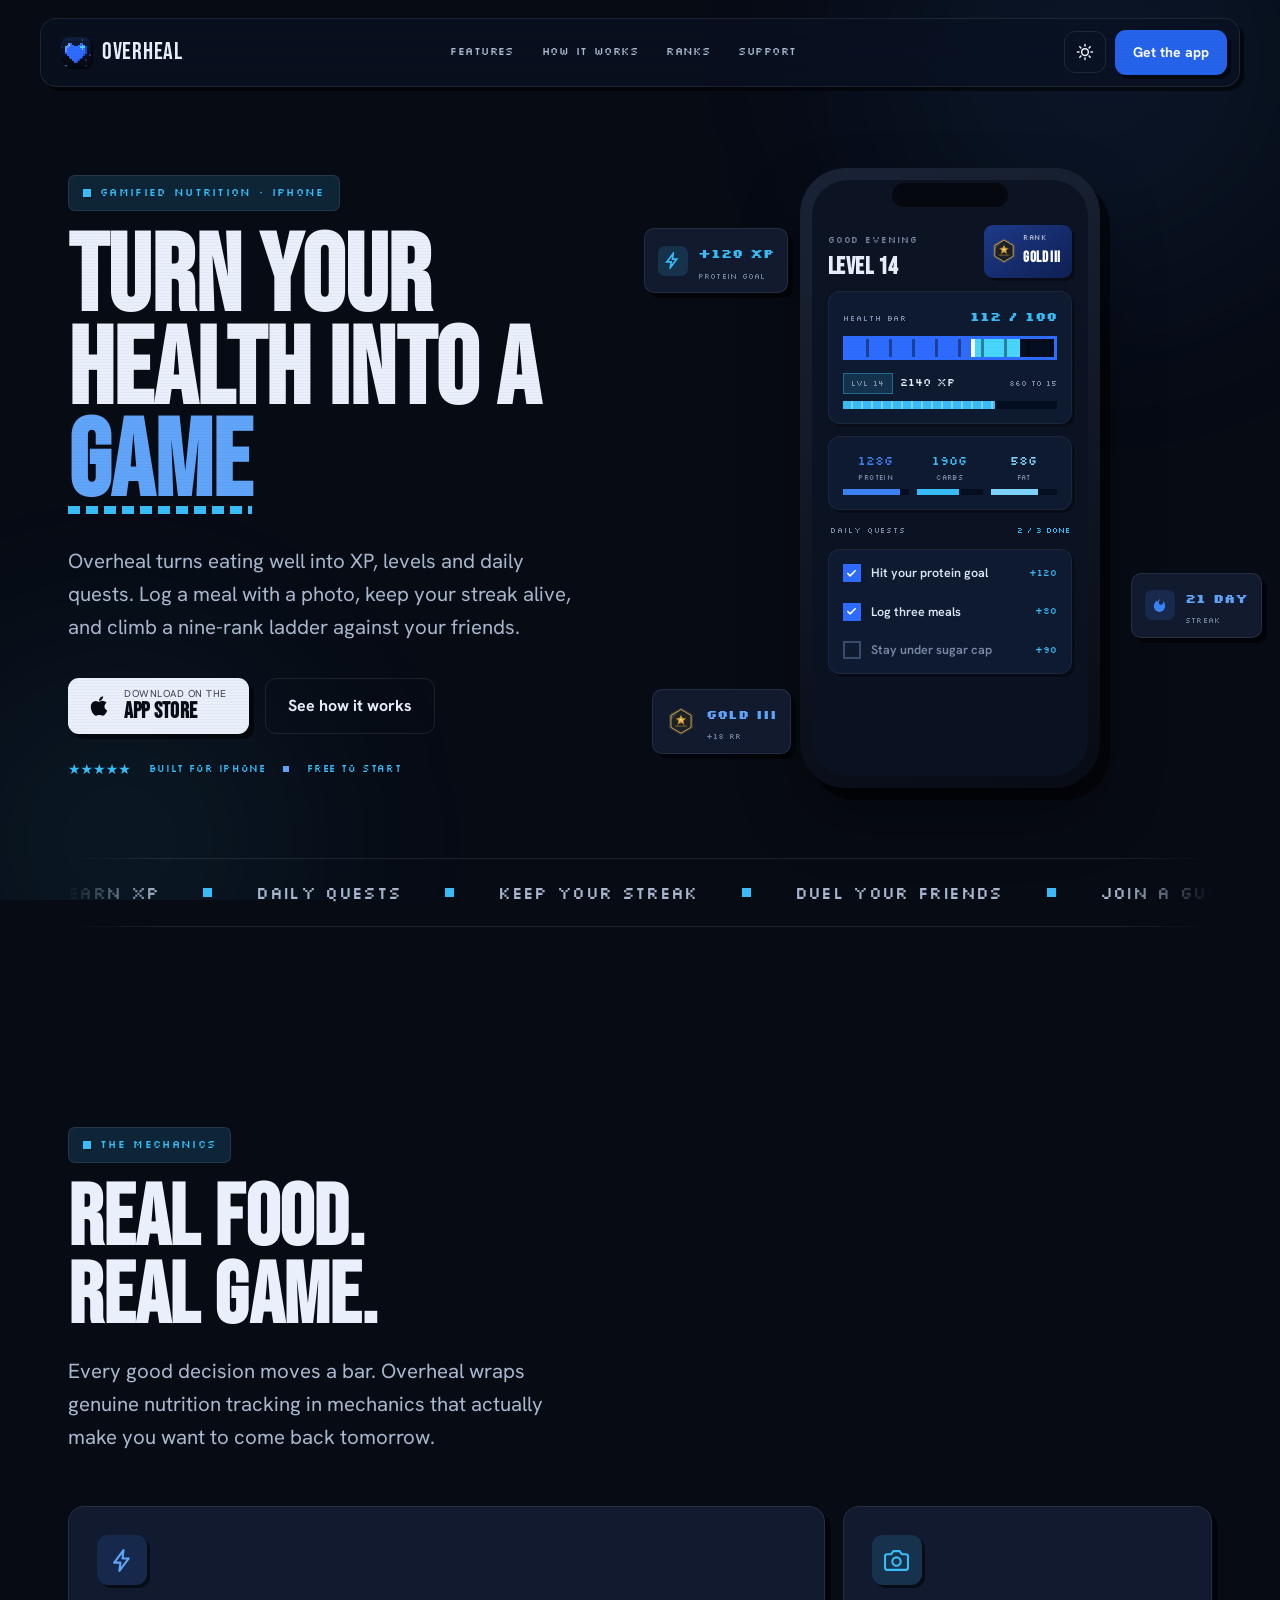
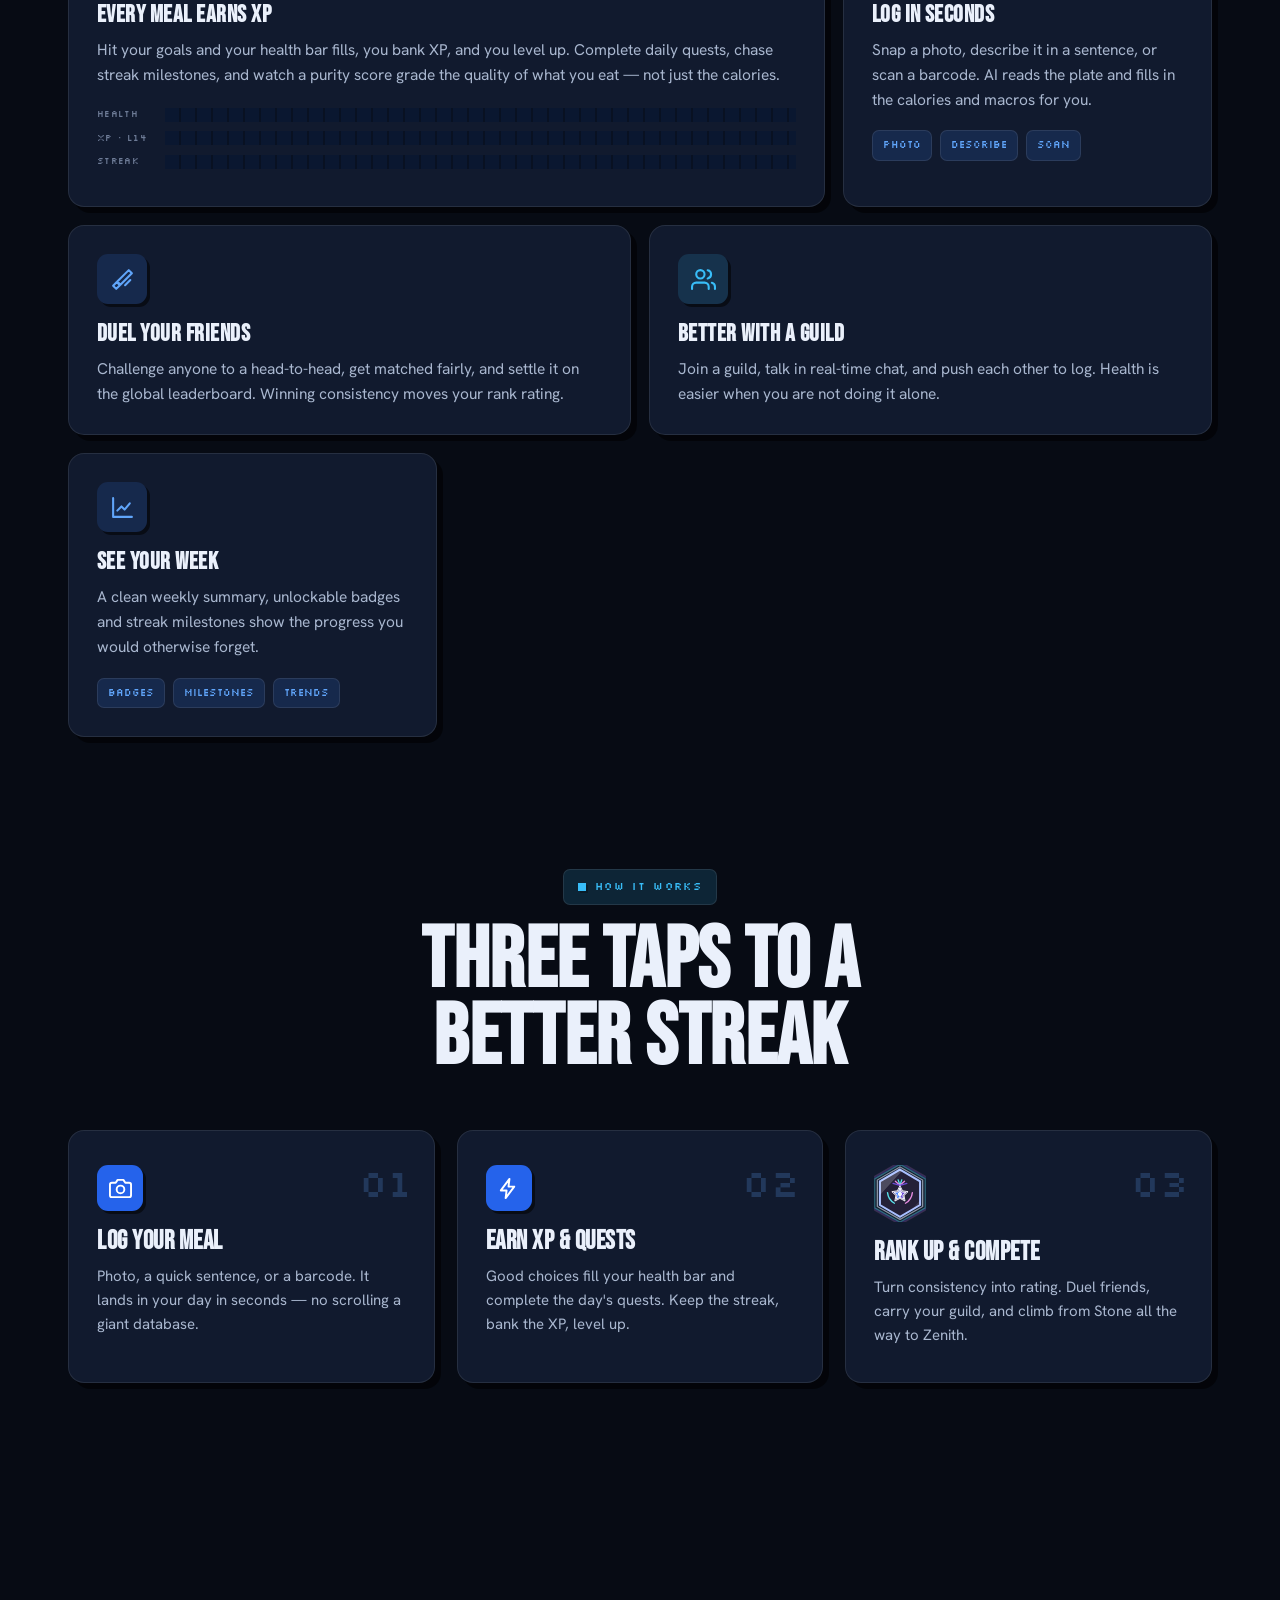
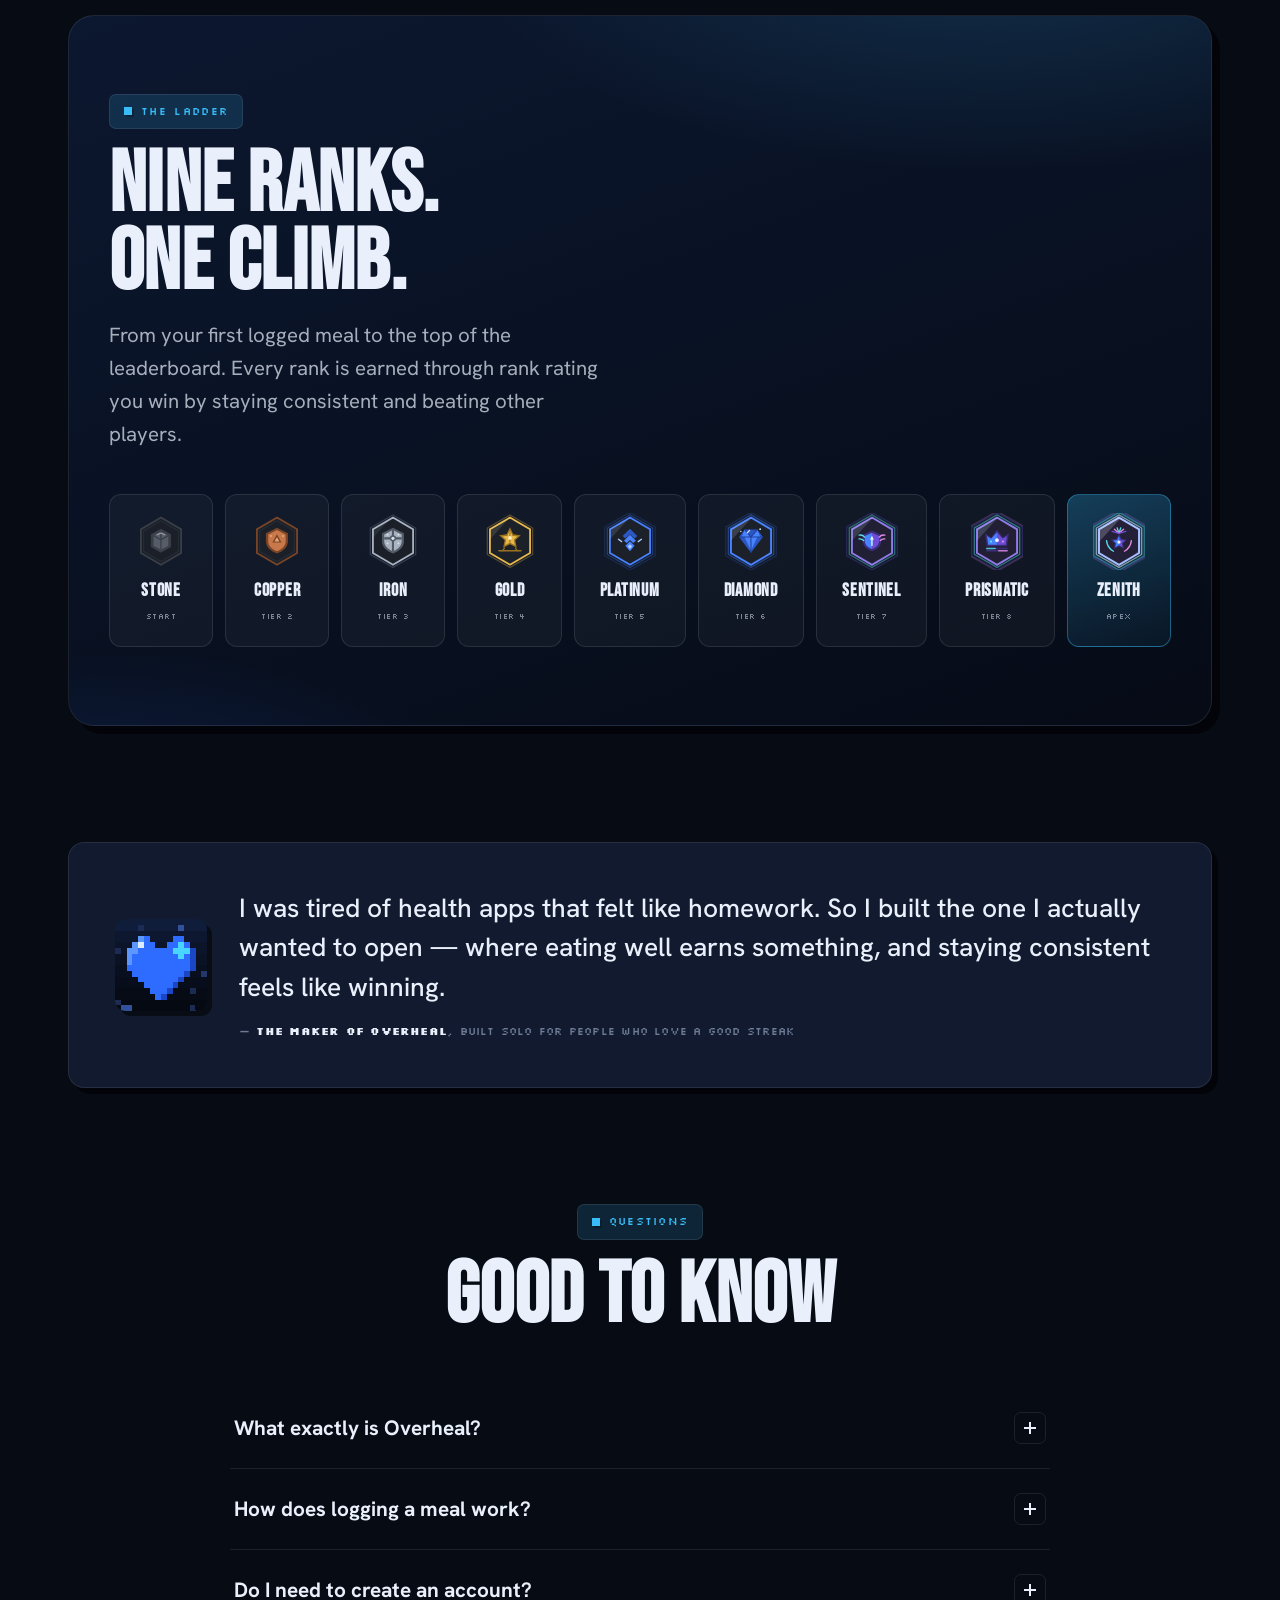
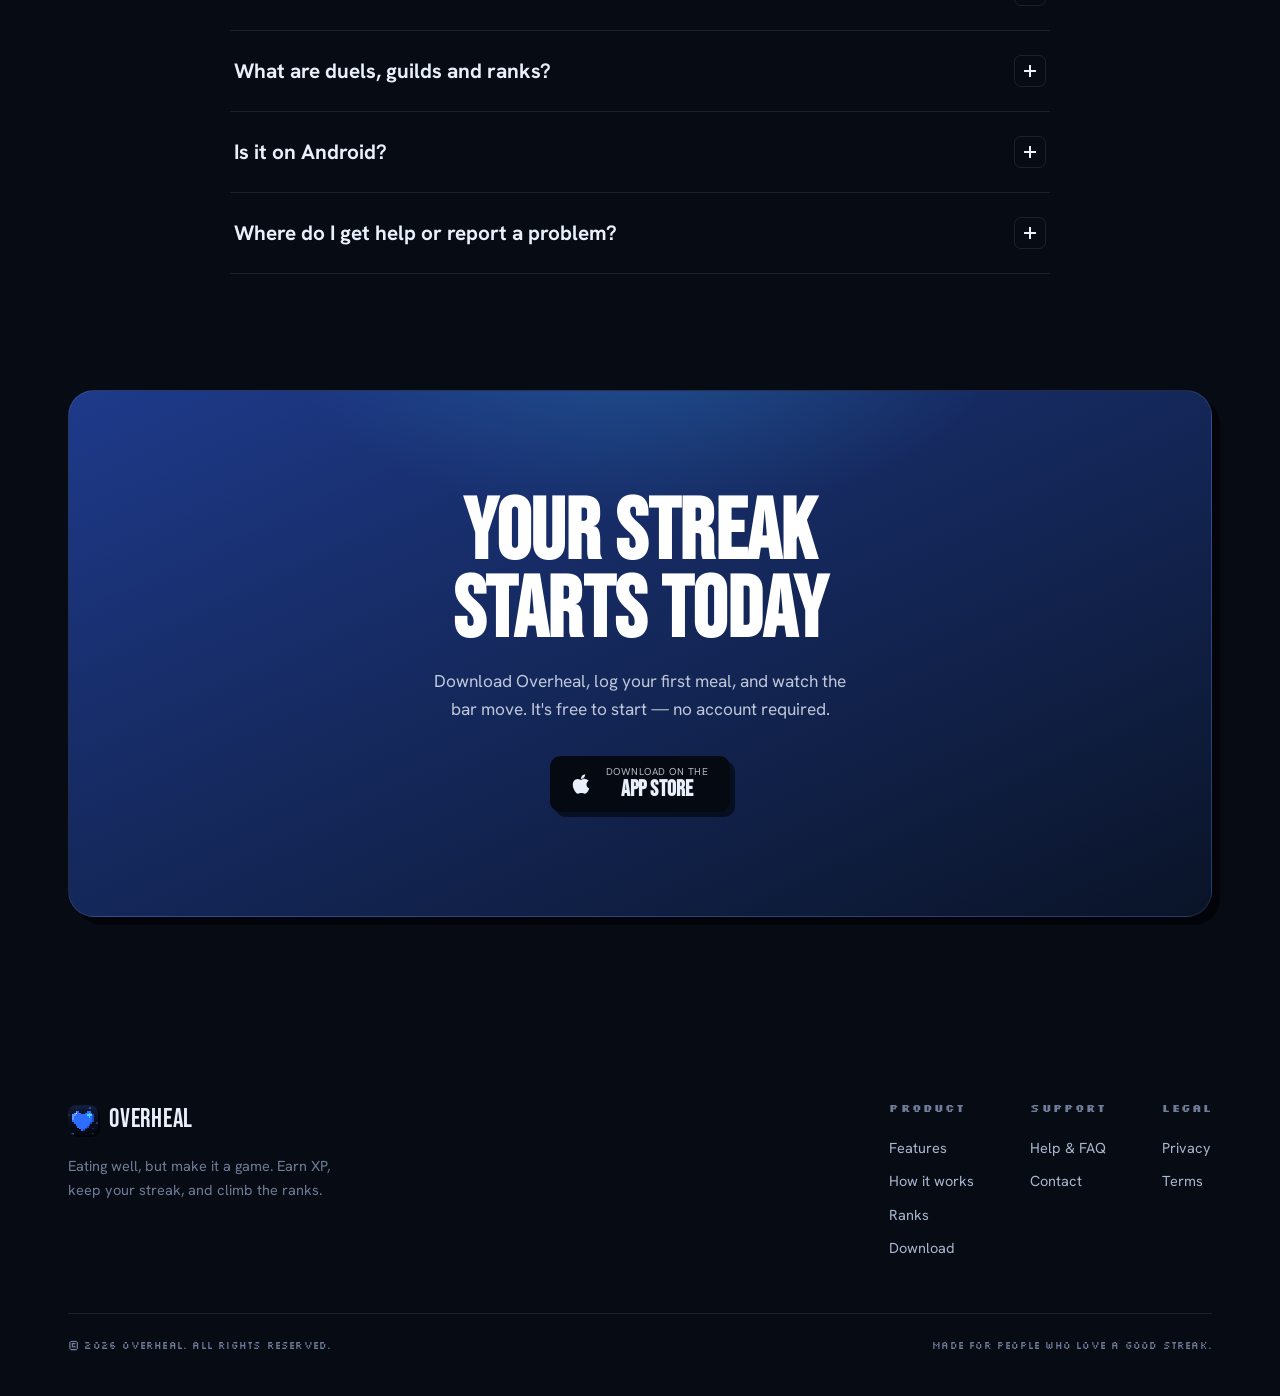
<file: index.html>
<!DOCTYPE html>
<html lang="en" class="no-js">
<head>
<meta charset="UTF-8" />
<meta name="viewport" content="width=device-width, initial-scale=1.0" />

<!-- set theme before paint (dark default) -->
<script>(function(){try{var t=localStorage.getItem('oh-theme')||'dark';document.documentElement.setAttribute('data-theme',t);}catch(e){document.documentElement.setAttribute('data-theme','dark');}})();</script>

<!-- ============ SEO / SEARCH ============ -->
<title>Overheal — Turn Your Health Into a Game | iPhone App</title>
<meta name="description" content="Overheal turns eating well into XP, levels, and daily quests. Log meals with a photo, keep your streak alive, and climb a nine-rank ladder against friends. Free on iPhone." />
<meta name="keywords" content="Overheal, gamified nutrition, calorie tracker, macro tracker, food logging app, AI food tracker, fitness game, health RPG, pixel, iPhone health app" />
<meta name="theme-color" content="#070B14" />
<link rel="canonical" href="https://overheal.app/" />

<meta property="og:type" content="website" />
<meta property="og:site_name" content="Overheal" />
<meta property="og:title" content="Overheal — Turn Your Health Into a Game" />
<meta property="og:description" content="Eating well, but make it a game. Earn XP, complete daily quests, keep your streak, and climb a nine-rank ladder against friends." />
<meta property="og:url" content="https://overheal.app/" />
<meta property="og:image" content="https://overheal.app/app-icon.png" />
<meta property="og:image:width" content="1024" />
<meta property="og:image:height" content="1024" />
<meta name="twitter:card" content="summary_large_image" />
<meta name="twitter:title" content="Overheal — Turn Your Health Into a Game" />
<meta name="twitter:description" content="Eating well, but make it a game. Earn XP, keep your streak, and climb the ranks." />
<meta name="twitter:image" content="https://overheal.app/app-icon.png" />

<!-- favicon: the real Overheal app icon -->
<link rel="icon" href="app-icon.png" />
<link rel="apple-touch-icon" href="app-icon.png" />

<script type="application/ld+json">
{"@context":"https://schema.org","@type":"MobileApplication","name":"Overheal","applicationCategory":"HealthApplication","operatingSystem":"iOS","description":"Overheal turns eating well into XP, levels, and daily quests. Log meals with a photo, keep your streak alive, and climb a nine-rank ladder against friends.","url":"https://overheal.app/","offers":{"@type":"Offer","price":"0","priceCurrency":"USD"}}
</script>

<link rel="preconnect" href="https://fonts.googleapis.com" />
<link rel="preconnect" href="https://fonts.gstatic.com" crossorigin />
<link href="https://fonts.googleapis.com/css2?family=Bebas+Neue&family=Silkscreen:wght@400;700&family=Hanken+Grotesk:ital,wght@0,300..800;1,400&display=swap" rel="stylesheet" />

<link rel="stylesheet" href="styles.css" />
</head>
<body>

<div class="scan" aria-hidden="true"></div>
<div class="wash" aria-hidden="true"></div>

<!-- ============================================================
     Rank plaques + gem — the REAL in-app rank emblems.
     Traced from the app's ground-truth (design/erewhon/rank-plaques.html).
     Each is a <symbol>; referenced elsewhere via <use href="#rank-…">.
     ============================================================ -->
<svg width="0" height="0" style="position:absolute" aria-hidden="true"><defs>
<symbol id="gem" viewBox="0 0 8 8"><rect x="2" y="0" width="4" height="1"/><rect x="1" y="1" width="6" height="1"/><rect x="0" y="2" width="8" height="3"/><rect x="1" y="5" width="6" height="1"/><rect x="2" y="6" width="4" height="1"/><rect x="3" y="7" width="2" height="1"/></symbol>

<symbol id="rank-stone" viewBox="0 0 40 44"><polygon points="20,3.5 35.5,12.6 35.5,30.9 20,40 4.5,30.9 4.5,12.6" fill="#1A1F28" stroke="#3A3F47" stroke-width="1.4"/><polygon points="20,6 33.4,13.8 33.4,29.6 20,37.5 6.6,29.6 6.6,13.8" fill="none" stroke="#252B35" stroke-width="1"/><g transform="translate(8.6,10) scale(0.71)"><path d="M16 3 27 9v14L16 29 5 23V9z" fill="#3A3F47"/><path d="M16 6 24 10.5v11L16 26 8 21.5v-11z" fill="#565D68"/><path d="M16 6v20M8 10.5l8 4.5 8-4.5M16 15v11" stroke="#3A3F47" stroke-width="1.4" fill="none"/><path d="M12 9.5 16 7.7l4 1.8" stroke="#9AA1AC" stroke-width="1.3" fill="none" stroke-linecap="round"/></g></symbol>

<symbol id="rank-copper" viewBox="0 0 40 44"><polygon points="20,3.5 35.5,12.6 35.5,30.9 20,40 4.5,30.9 4.5,12.6" fill="#1A1F28" stroke="#7A4526" stroke-width="1.4"/><polygon points="20,6 33.4,13.8 33.4,29.6 20,37.5 6.6,29.6 6.6,13.8" fill="none" stroke="#252B35" stroke-width="1"/><g transform="translate(8.6,10) scale(0.71)"><path d="M16 2 28 8v9c0 6-5 10.5-12 13C9 27.5 4 23 4 17V8z" fill="#7A4526"/><path d="M16 4.5 25.5 9.3v7.5c0 4.8-4 8.5-9.5 10.7C10.5 25.3 6.5 21.6 6.5 16.8V9.3z" fill="#C9784A"/><path d="M16 9 21 18h-10z" fill="#7A4526"/><path d="M16 12.2 18.6 17h-5.2z" fill="#E8A876"/><circle cx="9.5" cy="11" r="1.1" fill="#E8A876"/><circle cx="22.5" cy="11" r="1.1" fill="#E8A876"/></g></symbol>

<symbol id="rank-iron" viewBox="0 0 40 44"><defs><clipPath id="hxi"><polygon points="20,3.5 35.5,12.6 35.5,30.9 20,40 4.5,30.9 4.5,12.6"/></clipPath></defs><polygon points="20,1.5 37.5,11.6 37.5,32 20,42 2.5,32 2.5,11.6" fill="none" stroke="#A8B2C0" stroke-width="1" opacity="0.22"/><polygon points="20,3.5 35.5,12.6 35.5,30.9 20,40 4.5,30.9 4.5,12.6" fill="#1A1F28" stroke="#A8B2C0" stroke-width="1.4"/><polygon points="2,14 14,2 20,2 4,20" fill="#DDE3EA" opacity="0.08" clip-path="url(#hxi)"/><g transform="translate(8.6,10) scale(0.71)"><path d="M16 2 28 8v9c0 6-5 10.5-12 13C9 27.5 4 23 4 17V8z" fill="#525A66"/><path d="M16 4.5 25.5 9.3v7.5c0 4.8-4 8.5-9.5 10.7C10.5 25.3 6.5 21.6 6.5 16.8V9.3z" fill="#A8B2C0"/><path d="M16 4.5v23M6.5 13.5h19" stroke="#525A66" stroke-width="2.2"/><circle cx="16" cy="13.5" r="3.4" fill="#525A66"/><circle cx="16" cy="13.5" r="1.7" fill="#DDE3EA"/><circle cx="10" cy="9.5" r="1" fill="#DDE3EA"/><circle cx="22" cy="9.5" r="1" fill="#DDE3EA"/><circle cx="10" cy="19" r="1" fill="#DDE3EA"/><circle cx="22" cy="19" r="1" fill="#DDE3EA"/></g></symbol>

<symbol id="rank-gold" viewBox="0 0 40 44"><defs><clipPath id="hxg"><polygon points="20,3.5 35.5,12.6 35.5,30.9 20,40 4.5,30.9 4.5,12.6"/></clipPath></defs><polygon points="20,1.5 37.5,11.6 37.5,32 20,42 2.5,32 2.5,11.6" fill="none" stroke="#E8B84B" stroke-width="1" opacity="0.3"/><polygon points="20,3.5 35.5,12.6 35.5,30.9 20,40 4.5,30.9 4.5,12.6" fill="#1B2029" stroke="#E8B84B" stroke-width="1.4"/><polygon points="0,16 16,0 23,0 3,22" fill="#FFF0C4" opacity="0.12" clip-path="url(#hxg)"/><g transform="translate(8.6,10) scale(0.71)"><path d="M16 1.5 19.6 9l8.2 1-6 5.6 1.6 8.2L16 19.9 8.6 23.8l1.6-8.2-6-5.6 8.2-1z" fill="#9A7220"/><path d="M16 4.6 18.6 10l6 .8-4.4 4.1 1.1 6L16 18l-5.3 2.9 1.1-6L7.4 10.8l6-.8z" fill="#E8B84B"/><path d="M16 4.6v13.4M13.4 10l-6 .8M18.6 10l6 .8" stroke="#9A7220" stroke-width="1.2" fill="none"/><circle cx="16" cy="13" r="2" fill="#FFF0C4"/><path d="M4 27h24" stroke="#9A7220" stroke-width="1.6" stroke-linecap="round"/><path d="M8 27l2-3M24 27l-2-3" stroke="#9A7220" stroke-width="1.4" stroke-linecap="round"/></g></symbol>

<symbol id="rank-platinum" viewBox="0 0 40 44"><defs><clipPath id="hxp"><polygon points="20,3.5 35.5,12.6 35.5,30.9 20,40 4.5,30.9 4.5,12.6"/></clipPath></defs><polygon points="20,-0.5 39.5,10.7 39.5,33 20,44 0.5,33 0.5,10.7" fill="none" stroke="#4882FF" stroke-width="1" opacity="0.16"/><polygon points="20,1.5 37.5,11.6 37.5,32 20,42 2.5,32 2.5,11.6" fill="none" stroke="#4882FF" stroke-width="1" opacity="0.34"/><polygon points="20,3.5 35.5,12.6 35.5,30.9 20,40 4.5,30.9 4.5,12.6" fill="#1B2029" stroke="#4882FF" stroke-width="1.4"/><polygon points="0,16 16,0 23,0 3,22" fill="#D6E4FF" opacity="0.13" clip-path="url(#hxp)"/><g transform="translate(8.6,10) scale(0.71)"><path d="M16 3 8 11l3 2.6L16 9l5 4.6L24 11z" fill="#2B57C4"/><path d="M16 9.5 9.5 16l3 2.6 3.5-3.4 3.5 3.4 3-2.6z" fill="#4882FF"/><path d="M16 16.5 11 21.5l5 6 5-6z" fill="#4882FF"/><path d="M16 20l-2.4 2.3L16 25l2.4-2.7z" fill="#AFCBFF"/><path d="M3.5 14.5 7 17M28.5 14.5 25 17" stroke="#AFCBFF" stroke-width="1.5" stroke-linecap="round"/></g></symbol>

<symbol id="rank-diamond" viewBox="0 0 40 44"><defs><clipPath id="hxd"><polygon points="20,3.5 35.5,12.6 35.5,30.9 20,40 4.5,30.9 4.5,12.6"/></clipPath></defs><polygon points="20,-0.5 39.5,10.7 39.5,33 20,44 0.5,33 0.5,10.7" fill="none" stroke="#4882FF" stroke-width="1" opacity="0.18"/><polygon points="20,1.5 37.5,11.6 37.5,32 20,42 2.5,32 2.5,11.6" fill="none" stroke="#4882FF" stroke-width="1.1" opacity="0.4"/><polygon points="20,3.5 35.5,12.6 35.5,30.9 20,40 4.5,30.9 4.5,12.6" fill="#1B2029" stroke="#4882FF" stroke-width="1.5"/><polygon points="0,17 17,0 24,0 3,23" fill="#D6E4FF" opacity="0.16" clip-path="url(#hxd)"/><polygon points="26,44 40,29 40,23 24,42" fill="#D6E4FF" opacity="0.07" clip-path="url(#hxd)"/><g transform="translate(8.6,10) scale(0.71)"><path d="M9 4h14l6 8-13 17L3 12z" fill="#2B57C4"/><path d="M9 4l7 8-7 0-3 0 3-8zM23 4l-7 8h7l3 0zM16 12 9 12l7 15zM16 12h7l-7 15z" fill="#4882FF"/><path d="M9 4h14M16 12H3M16 12h13M9 4l7 8 7-8M16 12l0 17" stroke="#1E3F94" stroke-width="1.1" fill="none"/><path d="M12 7.5 14.5 4.8" stroke="#D6E4FF" stroke-width="1.5" stroke-linecap="round"/><circle cx="26" cy="3.5" r="1" fill="#D6E4FF"/><circle cx="5" cy="6" r="0.8" fill="#D6E4FF"/></g></symbol>

<symbol id="rank-sentinel" viewBox="0 0 40 44"><defs><clipPath id="hx7"><polygon points="20,3.5 35.5,12.6 35.5,30.9 20,40 4.5,30.9 4.5,12.6"/></clipPath></defs><polygon points="20,-0.5 39.5,10.7 39.5,33 20,44 0.5,33 0.5,10.7" fill="none" stroke="#6D4DD8" stroke-width="1" opacity="0.28"/><polygon points="20,1.5 37.5,11.6 37.5,32 20,42 2.5,32 2.5,11.6" fill="none" stroke="#58E0E8" stroke-width="1.1" opacity="0.4"/><polygon points="20,3.5 35.5,12.6 35.5,30.9 20,40 4.5,30.9 4.5,12.6" fill="#201F33" stroke="#8F7BE8" stroke-width="1.5"/><polygon points="0,17 17,0 24,0 3,23" fill="#C9F4FF" opacity="0.15" clip-path="url(#hx7)"/><g transform="translate(8.6,10) scale(0.71)"><path d="M16 5 26 9.5v7c0 5-4 8.7-10 11-6-2.3-10-6-10-11v-7z" fill="#3A2E7A"/><path d="M16 7.3 23.8 10.8v5.5c0 3.9-3.2 6.8-7.8 8.7v-15z" fill="#6D4DD8"/><path d="M16 7.3 8.2 10.8v5.5c0 3.9 3.2 6.8 7.8 8.7v-15z" fill="#4882FF"/><path d="M16 10.5 18 15h-4z" fill="#EDF6FF"/><path d="M16 15v6" stroke="#C9F4FF" stroke-width="1.6" stroke-linecap="round"/><path d="M2 10c2.5-.5 4.5.3 6 2.2M2 14c2-.3 3.6.4 5 1.8" stroke="#58E0E8" stroke-width="1.4" fill="none" stroke-linecap="round"/><path d="M30 10c-2.5-.5-4.5.3-6 2.2M30 14c-2-.3-3.6.4-5 1.8" stroke="#E58BE0" stroke-width="1.4" fill="none" stroke-linecap="round"/></g></symbol>

<symbol id="rank-prismatic" viewBox="0 0 40 44"><defs><clipPath id="hx8"><polygon points="20,3.5 35.5,12.6 35.5,30.9 20,40 4.5,30.9 4.5,12.6"/></clipPath></defs><polygon points="20,-1.5 40.5,10.2 40.5,33.4 20,45 -0.5,33.4 -0.5,10.2" fill="none" stroke="#E58BE0" stroke-width="1" opacity="0.2"/><polygon points="20,-0.5 39.5,10.7 39.5,33 20,44 0.5,33 0.5,10.7" fill="none" stroke="#6D4DD8" stroke-width="1" opacity="0.32"/><polygon points="20,1.5 37.5,11.6 37.5,32 20,42 2.5,32 2.5,11.6" fill="none" stroke="#58E0E8" stroke-width="1.1" opacity="0.45"/><polygon points="20,3.5 35.5,12.6 35.5,30.9 20,40 4.5,30.9 4.5,12.6" fill="#221F35" stroke="#8F7BE8" stroke-width="1.5"/><polygon points="0,17 17,0 24,0 3,23" fill="#C9F4FF" opacity="0.17" clip-path="url(#hx8)"/><polygon points="26,44 40,29 40,24 24,42" fill="#F3D2F5" opacity="0.08" clip-path="url(#hx8)"/><g transform="translate(8.6,10) scale(0.71)"><path d="M5 22 3 8l6.5 4.5L16 4l6.5 8.5L29 8l-2 14z" fill="#3A2E7A"/><path d="M6.5 20.5 5.2 10.8l4.6 3.2L16 6.8v13.7z" fill="#4882FF"/><path d="M25.5 20.5l1.3-9.7-4.6 3.2L16 6.8v13.7z" fill="#6D4DD8"/><circle cx="16" cy="15.5" r="2" fill="#EDF6FF"/><circle cx="9.5" cy="17" r="1.2" fill="#58E0E8"/><circle cx="22.5" cy="17" r="1.2" fill="#E58BE0"/><path d="M5 24.5h22M5 27h22" stroke="#3A2E7A" stroke-width="1.8" stroke-linecap="round"/><path d="M5 24.5h9" stroke="#58E0E8" stroke-width="1.8" stroke-linecap="round" opacity="0.8"/><path d="M18 27h9" stroke="#E58BE0" stroke-width="1.8" stroke-linecap="round" opacity="0.8"/></g></symbol>

<symbol id="rank-zenith" viewBox="0 0 40 44"><defs><clipPath id="hx9"><polygon points="20,3.5 35.5,12.6 35.5,30.9 20,40 4.5,30.9 4.5,12.6"/></clipPath></defs><polygon points="20,-2.5 41.5,9.8 41.5,33.8 20,46 -1.5,33.8 -1.5,9.8" fill="none" stroke="#E58BE0" stroke-width="1" opacity="0.18"/><polygon points="20,-1.5 40.5,10.2 40.5,33.4 20,45 -0.5,33.4 -0.5,10.2" fill="none" stroke="#6D4DD8" stroke-width="1" opacity="0.28"/><polygon points="20,-0.5 39.5,10.7 39.5,33 20,44 0.5,33 0.5,10.7" fill="none" stroke="#58E0E8" stroke-width="1" opacity="0.4"/><polygon points="20,1.5 37.5,11.6 37.5,32 20,42 2.5,32 2.5,11.6" fill="none" stroke="#EDF6FF" stroke-width="1" opacity="0.55"/><polygon points="20,3.5 35.5,12.6 35.5,30.9 20,40 4.5,30.9 4.5,12.6" fill="#242038" stroke="#A9BFFF" stroke-width="1.6"/><polygon points="0,18 18,0 25,0 3,24" fill="#EDF6FF" opacity="0.2" clip-path="url(#hx9)"/><polygon points="25,44 40,28 40,23 23,42" fill="#F3D2F5" opacity="0.1" clip-path="url(#hx9)"/><g transform="translate(8.6,10) scale(0.71)"><path d="M16 8l-2-6M16 8l2-6" stroke="#58E0E8" stroke-width="1.4" stroke-linecap="round"/><path d="M16 8 11 3.5M16 8l5-4.5" stroke="#E58BE0" stroke-width="1.4" stroke-linecap="round"/><path d="M16 8 8.5 6M16 8l7.5-2" stroke="#6D4DD8" stroke-width="1.4" stroke-linecap="round"/><path d="M16 8.5 18.8 14l6 .9-4.4 4.2 1.1 6L16 22.2l-5.5 2.9 1.1-6-4.4-4.2 6-.9z" fill="#3A2E7A"/><path d="M16 11 18 15.2l4.4.6-3.2 3 .8 4.4L16 21.1v-10z" fill="#6D4DD8"/><path d="M16 11 14 15.2l-4.4.6 3.2 3-.8 4.4 4 -2.1v-10z" fill="#4882FF"/><circle cx="16" cy="17.5" r="1.8" fill="#EDF6FF"/><path d="M2.5 16c.6 5.4 3.2 9.2 7.5 11.5" stroke="#58E0E8" stroke-width="1.5" fill="none" stroke-linecap="round"/><path d="M29.5 16c-.6 5.4-3.2 9.2-7.5 11.5" stroke="#E58BE0" stroke-width="1.5" fill="none" stroke-linecap="round"/></g></symbol>
</defs></svg>

<!-- NAV -->
<nav class="nav" id="nav">
  <div class="nav-inner">
    <a href="#top" class="brand" aria-label="Overheal home">
      <span class="mark"><img src="app-icon.png" alt="Overheal icon" width="30" height="30" /></span>
      Overheal
    </a>
    <div class="nav-links">
      <a href="#features">Features</a>
      <a href="#how">How it works</a>
      <a href="#ranks">Ranks</a>
      <a href="support.html">Support</a>
    </div>
    <div class="nav-cta">
      <button class="theme-toggle" id="themeToggle" aria-label="Toggle light or dark theme">
        <svg class="i-sun" viewBox="0 0 24 24" fill="none" stroke="currentColor" stroke-width="2" stroke-linecap="round"><circle cx="12" cy="12" r="4.5"/><path d="M12 2v2M12 20v2M4 12H2M22 12h-2M5 5l1.5 1.5M17.5 17.5 19 19M19 5l-1.5 1.5M6.5 17.5 5 19"/></svg>
        <svg class="i-moon" viewBox="0 0 24 24" fill="none" stroke="currentColor" stroke-width="2" stroke-linecap="round" stroke-linejoin="round"><path d="M21 12.8A9 9 0 1 1 11.2 3a7 7 0 0 0 9.8 9.8z"/></svg>
      </button>
      <a href="#download" class="btn-mini">Get the app</a>
      <button class="hamburger" id="hamburger" aria-label="Open menu" aria-expanded="false"><span></span><span></span><span></span></button>
    </div>
  </div>
</nav>

<div class="mobile-menu" id="mobileMenu">
  <a href="#features">Features</a><a href="#how">How it works</a><a href="#ranks">Ranks</a><a href="support.html">Support</a>
</div>

<span id="top"></span>

<!-- HERO -->
<header class="hero">
  <div class="wrap">
    <div class="hero-grid">
      <div class="hero-copy">
        <span class="eyebrow rise d1">Gamified nutrition · iPhone</span>
        <h1 class="rise d2">Turn your<br>health into a <span class="hl">game</span></h1>
        <p class="lead rise d3">Overheal turns eating well into XP, levels and daily quests. Log a meal with a photo, keep your streak alive, and climb a nine-rank ladder against your friends.</p>
        <div class="hero-cta rise d4">
          <a href="https://apps.apple.com/app/id6761515712" class="appstore" target="_blank" rel="noopener" aria-label="Download Overheal on the App Store">
            <svg viewBox="0 0 24 24" aria-hidden="true"><path d="M17.05 20.28c-.98.95-2.05.8-3.08.35-1.09-.46-2.09-.48-3.24 0-1.44.62-2.2.44-3.06-.35C2.79 15.25 3.51 7.59 9.05 7.31c1.35.07 2.29.74 3.08.8 1.18-.24 2.31-.93 3.57-.84 1.51.12 2.65.72 3.4 1.8-3.12 1.87-2.38 5.98.48 7.13-.57 1.5-1.31 2.99-2.53 4.09zM12.03 7.25c-.15-2.23 1.66-4.07 3.74-4.25.29 2.58-2.34 4.5-3.74 4.25z"/></svg>
            <span class="txt"><small>Download on the</small><b>App Store</b></span>
          </a>
          <a href="#how" class="btn btn-ghost">See how it works</a>
        </div>
        <div class="hero-meta rise d5">
          <span class="stars" aria-hidden="true">★★★★★</span>
          <span class="pixel">BUILT FOR IPHONE</span>
          <span class="dot"></span>
          <span class="pixel">FREE TO START</span>
        </div>
      </div>

      <div class="phone-stage">
        <div class="float f-xp"><span class="ic" style="background:var(--cyan-tint)"><svg viewBox="0 0 24 24" width="17" height="17" fill="none" stroke="#38BDF8" stroke-width="2.4"><path d="M13 2 4 14h6l-1 8 9-12h-6z"/></svg></span><div><b style="color:var(--cyan)">+120 XP</b><small>PROTEIN GOAL</small></div></div>
        <div class="float f-streak"><span class="ic" style="background:var(--blue-tint)"><svg viewBox="0 0 24 24" width="17" height="17" fill="#3B82F6"><path d="M12 2c1 3-1 4-1 6a3 3 0 006 0c0-1 0-2-1-3 3 2 4 5 4 8a8 8 0 11-16 0c0-4 3-6 4-8 1 2 2 2 4-3z"/></svg></span><div><b style="color:var(--blue-3)">21 DAY</b><small>STREAK</small></div></div>
        <div class="float f-rank"><span class="ic"><svg class="plaque-svg" viewBox="0 0 40 44" aria-hidden="true"><use href="#rank-gold"/></svg></span><div><b style="color:var(--blue-3)">GOLD III</b><small>+18 RR</small></div></div>

        <div class="phone">
          <div class="screen">
            <div class="screen-scroll">
              <div class="app-top">
                <div class="app-hi"><small>Good evening</small><b>Level 14</b></div>
                <div class="plaque"><svg class="plaque-svg" viewBox="0 0 40 44" aria-hidden="true"><use href="#rank-gold"/></svg><span class="txt"><small>Rank</small><b>Gold III</b></span></div>
              </div>
              <div class="card-mini">
                <div class="hp-head"><small>Health bar</small><b>112 / 100</b></div>
                <div class="hp"><div class="fill"></div><div class="max"></div><div class="over"></div></div>
                <div class="xp-head"><div class="lvl"><span class="chip-lvl">LVL 14</span><span class="b">2140 XP</span></div><span>860 TO 15</span></div>
                <div class="xp-bar"><div class="xp-fill"></div></div>
              </div>
              <div class="card-mini">
                <div class="macros">
                  <div class="macro"><div class="rn" style="color:#3B82F6">128g</div><small>Protein</small><div class="track"><div class="tf" style="width:86%;background:#3B82F6"></div></div></div>
                  <div class="macro"><div class="rn" style="color:#38BDF8">190g</div><small>Carbs</small><div class="track"><div class="tf" style="width:64%;background:#38BDF8"></div></div></div>
                  <div class="macro"><div class="rn" style="color:#7DD3FC">58g</div><small>Fat</small><div class="track"><div class="tf" style="width:72%;background:#7DD3FC"></div></div></div>
                </div>
              </div>
              <div class="quests-h"><small>Daily quests</small><span>2 / 3 DONE</span></div>
              <div class="card-mini" style="padding:4px">
                <div class="quest"><span class="q-check done"><svg viewBox="0 0 24 24" fill="none" stroke-width="3.6" stroke-linecap="round" stroke-linejoin="round"><path d="M20 6 9 17l-5-5"/></svg></span><span class="qt">Hit your protein goal</span><span class="qx">+120</span></div>
                <div class="quest"><span class="q-check done"><svg viewBox="0 0 24 24" fill="none" stroke-width="3.6" stroke-linecap="round" stroke-linejoin="round"><path d="M20 6 9 17l-5-5"/></svg></span><span class="qt">Log three meals</span><span class="qx">+80</span></div>
                <div class="quest is-todo"><span class="q-check todo"></span><span class="qt">Stay under sugar cap</span><span class="qx">+90</span></div>
              </div>
            </div>
          </div>
        </div>
      </div>
    </div>
  </div>

  <div class="wrap">
    <div class="marquee" aria-hidden="true">
      <div class="marquee-track">
        <span>Earn XP</span><span>Daily quests</span><span>Keep your streak</span><span>Duel your friends</span><span>Join a guild</span><span>Climb the ranks</span>
        <span>Earn XP</span><span>Daily quests</span><span>Keep your streak</span><span>Duel your friends</span><span>Join a guild</span><span>Climb the ranks</span>
      </div>
    </div>
  </div>
</header>

<!-- FEATURES -->
<section class="section" id="features">
  <div class="wrap">
    <div class="section-head reveal">
      <span class="eyebrow">The mechanics</span>
      <h2 class="display">Real food.<br>Real game.</h2>
      <p class="lead">Every good decision moves a bar. Overheal wraps genuine nutrition tracking in mechanics that actually make you want to come back tomorrow.</p>
    </div>
    <div class="bento">
      <div class="cell big reveal">
        <div class="f-ic" style="background:var(--blue-tint);color:var(--blue-3)"><svg viewBox="0 0 24 24" stroke-width="2" stroke-linecap="round" stroke-linejoin="round"><path d="M13 2 4 14h6l-1 8 9-12h-6z"/></svg></div>
        <h3>Every meal earns XP</h3>
        <p>Hit your goals and your health bar fills, you bank XP, and you level up. Complete daily quests, chase streak milestones, and watch a purity score grade the quality of what you eat — not just the calories.</p>
        <div class="mini-hp">
          <div class="row"><span class="lab">HEALTH</span><span class="bar"><span class="fill" style="width:82%;background:#3B82F6"></span></span></div>
          <div class="row"><span class="lab">XP · L14</span><span class="bar"><span class="fill" style="width:71%;background:#38BDF8"></span></span></div>
          <div class="row"><span class="lab">STREAK</span><span class="bar"><span class="fill" style="width:60%;background:#60A5FA"></span></span></div>
        </div>
      </div>
      <div class="cell small reveal">
        <div class="f-ic" style="background:var(--cyan-tint);color:var(--cyan)"><svg viewBox="0 0 24 24" stroke-width="2" stroke-linecap="round" stroke-linejoin="round"><path d="M23 19a2 2 0 0 1-2 2H3a2 2 0 0 1-2-2V8a2 2 0 0 1 2-2h4l2-3h6l2 3h4a2 2 0 0 1 2 2z"/><circle cx="12" cy="13" r="4"/></svg></div>
        <h3>Log in seconds</h3>
        <p>Snap a photo, describe it in a sentence, or scan a barcode. AI reads the plate and fills in the calories and macros for you.</p>
        <div class="tag-row"><span class="tag">PHOTO</span><span class="tag">DESCRIBE</span><span class="tag">SCAN</span></div>
      </div>
      <div class="cell wide reveal">
        <div class="f-ic" style="background:var(--blue-tint);color:var(--blue-3)"><svg viewBox="0 0 24 24" stroke-width="2" stroke-linecap="round" stroke-linejoin="round"><path d="m14.5 17.5 5-5M18 3l3 3-11 11-3-3zM6 21l-3-3 3.5-3.5 3 3z"/></svg></div>
        <h3>Duel your friends</h3>
        <p>Challenge anyone to a head-to-head, get matched fairly, and settle it on the global leaderboard. Winning consistency moves your rank rating.</p>
      </div>
      <div class="cell wide reveal">
        <div class="f-ic" style="background:var(--cyan-tint);color:var(--cyan)"><svg viewBox="0 0 24 24" stroke-width="2" stroke-linecap="round" stroke-linejoin="round"><path d="M17 21v-2a4 4 0 0 0-4-4H5a4 4 0 0 0-4 4v2M9 11a4 4 0 1 0 0-8 4 4 0 0 0 0 8zM23 21v-2a4 4 0 0 0-3-3.87M16 3.13A4 4 0 0 1 16 11"/></svg></div>
        <h3>Better with a guild</h3>
        <p>Join a guild, talk in real-time chat, and push each other to log. Health is easier when you are not doing it alone.</p>
      </div>
      <div class="cell small reveal">
        <div class="f-ic" style="background:var(--blue-tint);color:var(--blue-3)"><svg viewBox="0 0 24 24" stroke-width="2" stroke-linecap="round" stroke-linejoin="round"><path d="M3 3v18h18M7 15l4-4 3 3 5-6"/></svg></div>
        <h3>See your week</h3>
        <p>A clean weekly summary, unlockable badges and streak milestones show the progress you would otherwise forget.</p>
        <div class="tag-row"><span class="tag">BADGES</span><span class="tag">MILESTONES</span><span class="tag">TRENDS</span></div>
      </div>
    </div>
  </div>
</section>

<!-- HOW -->
<section class="section" id="how" style="padding-top:16px">
  <div class="wrap">
    <div class="section-head center reveal">
      <span class="eyebrow">How it works</span>
      <h2 class="display">Three taps to a<br>better streak</h2>
    </div>
    <div class="steps">
      <div class="step reveal">
        <div class="si"><svg viewBox="0 0 24 24" stroke-width="2" stroke-linecap="round" stroke-linejoin="round"><path d="M23 19a2 2 0 0 1-2 2H3a2 2 0 0 1-2-2V8a2 2 0 0 1 2-2h4l2-3h6l2 3h4a2 2 0 0 1 2 2z"/><circle cx="12" cy="13" r="4"/></svg></div>
        <h3>Log your meal</h3>
        <p>Photo, a quick sentence, or a barcode. It lands in your day in seconds — no scrolling a giant database.</p>
      </div>
      <div class="step reveal">
        <div class="si"><svg viewBox="0 0 24 24" stroke-width="2" stroke-linecap="round" stroke-linejoin="round"><path d="M13 2 4 14h6l-1 8 9-12h-6z"/></svg></div>
        <h3>Earn XP &amp; quests</h3>
        <p>Good choices fill your health bar and complete the day's quests. Keep the streak, bank the XP, level up.</p>
      </div>
      <div class="step reveal">
        <div class="si plaque-slot"><svg class="plaque-svg" viewBox="0 0 40 44" aria-hidden="true"><use href="#rank-zenith"/></svg></div>
        <h3>Rank up &amp; compete</h3>
        <p>Turn consistency into rating. Duel friends, carry your guild, and climb from Stone all the way to Zenith.</p>
      </div>
    </div>
  </div>
</section>

<!-- RANKS -->
<section class="section" id="ranks">
  <div class="wrap">
    <div class="ranks-band reveal">
      <div style="max-width:640px;position:relative;z-index:2">
        <span class="eyebrow">The ladder</span>
        <h2 class="display" style="margin:18px 0 16px">Nine ranks.<br>One climb.</h2>
        <p class="lead">From your first logged meal to the top of the leaderboard. Every rank is earned through rank rating you win by staying consistent and beating other players.</p>
      </div>
      <div class="ladder">
        <div class="rank"><svg class="plaque-svg" viewBox="0 0 40 44" aria-hidden="true"><use href="#rank-stone"/></svg><b>Stone</b><small>Start</small></div>
        <div class="rank"><svg class="plaque-svg" viewBox="0 0 40 44" aria-hidden="true"><use href="#rank-copper"/></svg><b>Copper</b><small>Tier 2</small></div>
        <div class="rank"><svg class="plaque-svg" viewBox="0 0 40 44" aria-hidden="true"><use href="#rank-iron"/></svg><b>Iron</b><small>Tier 3</small></div>
        <div class="rank"><svg class="plaque-svg" viewBox="0 0 40 44" aria-hidden="true"><use href="#rank-gold"/></svg><b>Gold</b><small>Tier 4</small></div>
        <div class="rank"><svg class="plaque-svg" viewBox="0 0 40 44" aria-hidden="true"><use href="#rank-platinum"/></svg><b>Platinum</b><small>Tier 5</small></div>
        <div class="rank"><svg class="plaque-svg" viewBox="0 0 40 44" aria-hidden="true"><use href="#rank-diamond"/></svg><b>Diamond</b><small>Tier 6</small></div>
        <div class="rank"><svg class="plaque-svg" viewBox="0 0 40 44" aria-hidden="true"><use href="#rank-sentinel"/></svg><b>Sentinel</b><small>Tier 7</small></div>
        <div class="rank"><svg class="plaque-svg" viewBox="0 0 40 44" aria-hidden="true"><use href="#rank-prismatic"/></svg><b>Prismatic</b><small>Tier 8</small></div>
        <div class="rank zenith"><svg class="plaque-svg" viewBox="0 0 40 44" aria-hidden="true"><use href="#rank-zenith"/></svg><b>Zenith</b><small>Apex</small></div>
      </div>
    </div>
  </div>
</section>

<!-- FOUNDER -->
<section class="section" style="padding-top:0">
  <div class="wrap">
    <div class="note reveal">
      <div class="avatar" aria-hidden="true"><img src="app-icon.png" alt="" /></div>
      <div>
        <q>I was tired of health apps that felt like homework. So I built the one I actually wanted to open — where eating well earns something, and staying consistent feels like winning.</q>
        <div class="sig">— <b>THE MAKER OF OVERHEAL</b>, BUILT SOLO FOR PEOPLE WHO LOVE A GOOD STREAK</div>
      </div>
    </div>
  </div>
</section>

<!-- FAQ -->
<section class="section" id="faq" style="padding-top:0">
  <div class="wrap">
    <div class="section-head center reveal">
      <span class="eyebrow">Questions</span>
      <h2 class="display">Good to know</h2>
    </div>
    <div class="faq">
      <div class="q-item reveal"><button aria-expanded="false"><span>What exactly is Overheal?</span><span class="pm" aria-hidden="true"></span></button><div class="q-a"><p>A nutrition tracker with the soul of an RPG. You log what you eat, and Overheal turns it into XP, levels, daily quests, streaks and ranks — so building healthy habits feels like leveling up a character instead of filling out a spreadsheet.</p></div></div>
      <div class="q-item reveal"><button aria-expanded="false"><span>How does logging a meal work?</span><span class="pm" aria-hidden="true"></span></button><div class="q-a"><p>Three ways: take a photo of your plate, describe the meal in plain language, or scan a barcode. Overheal's AI recognizes the food and fills in calories and macros, then asks a quick question or two only if it needs to.</p></div></div>
      <div class="q-item reveal"><button aria-expanded="false"><span>Do I need to create an account?</span><span class="pm" aria-hidden="true"></span></button><div class="q-a"><p>No. You can start in guest mode and try everything solo. Create an account when you're ready to save your progress across devices, join a guild, and duel other players.</p></div></div>
      <div class="q-item reveal"><button aria-expanded="false"><span>What are duels, guilds and ranks?</span><span class="pm" aria-hidden="true"></span></button><div class="q-a"><p>They're the social layer. Duels are fair head-to-head challenges against friends. Guilds are small teams with their own real-time chat. Ranks are a nine-tier ladder — Stone up to Zenith — that you climb by staying consistent and winning matchups.</p></div></div>
      <div class="q-item reveal"><button aria-expanded="false"><span>Is it on Android?</span><span class="pm" aria-hidden="true"></span></button><div class="q-a"><p>Overheal is built natively for iPhone today. Follow along for news on where it heads next.</p></div></div>
      <div class="q-item reveal"><button aria-expanded="false"><span>Where do I get help or report a problem?</span><span class="pm" aria-hidden="true"></span></button><div class="q-a"><p>Head to the <a href="support.html">Support page</a> for the full FAQ, or email <a href="mailto:support@overheal.app">support@overheal.app</a> and we'll get back to you within about one business day.</p></div></div>
    </div>
  </div>
</section>

<!-- CTA -->
<section class="section" id="download" style="padding-top:0">
  <div class="wrap">
    <div class="cta reveal">
      <h2 class="display">Your streak<br>starts today</h2>
      <p>Download Overheal, log your first meal, and watch the bar move. It's free to start — no account required.</p>
      <div class="cta-row">
        <!-- App Store listing (App ID 6761515712 — permanent; survives the rename to Overheal) -->
        <a href="https://apps.apple.com/app/id6761515712" class="appstore" target="_blank" rel="noopener" aria-label="Download Overheal on the App Store">
          <svg viewBox="0 0 24 24" aria-hidden="true"><path d="M17.05 20.28c-.98.95-2.05.8-3.08.35-1.09-.46-2.09-.48-3.24 0-1.44.62-2.2.44-3.06-.35C2.79 15.25 3.51 7.59 9.05 7.31c1.35.07 2.29.74 3.08.8 1.18-.24 2.31-.93 3.57-.84 1.51.12 2.65.72 3.4 1.8-3.12 1.87-2.38 5.98.48 7.13-.57 1.5-1.31 2.99-2.53 4.09zM12.03 7.25c-.15-2.23 1.66-4.07 3.74-4.25.29 2.58-2.34 4.5-3.74 4.25z"/></svg>
          <span class="txt"><small>Download on the</small><b>App Store</b></span>
        </a>
      </div>
    </div>
  </div>
</section>

<!-- FOOTER -->
<footer>
  <div class="wrap">
    <div class="foot">
      <div>
        <a href="#top" class="brand"><span class="mark"><img src="app-icon.png" alt="Overheal icon" width="30" height="30" /></span>Overheal</a>
        <p class="mute" style="margin-top:14px;max-width:34ch;font-size:14.5px">Eating well, but make it a game. Earn XP, keep your streak, and climb the ranks.</p>
      </div>
      <div class="foot-cols">
        <div class="foot-col"><h4>Product</h4><a href="#features">Features</a><a href="#how">How it works</a><a href="#ranks">Ranks</a><a href="#download">Download</a></div>
        <div class="foot-col"><h4>Support</h4><a href="support.html">Help &amp; FAQ</a><a href="support.html#contact">Contact</a></div>
        <div class="foot-col"><h4>Legal</h4><a href="privacy.html">Privacy</a><a href="terms.html">Terms</a></div>
      </div>
    </div>
    <div class="foot-bottom"><span>© <span id="yr"></span> OVERHEAL. ALL RIGHTS RESERVED.</span><span>MADE FOR PEOPLE WHO LOVE A GOOD STREAK.</span></div>
  </div>
</footer>

<script>
(function(){
  "use strict";
  document.documentElement.classList.remove('no-js');
  document.getElementById('yr').textContent = new Date().getFullYear();

  // theme toggle
  var root = document.documentElement, tbtn = document.getElementById('themeToggle');
  tbtn.addEventListener('click', function(){
    var next = root.getAttribute('data-theme') === 'dark' ? 'light' : 'dark';
    root.setAttribute('data-theme', next);
    try{ localStorage.setItem('oh-theme', next); }catch(e){}
  });

  var nav = document.getElementById('nav');
  var onScroll = function(){ nav.classList.toggle('scrolled', window.scrollY > 14); };
  onScroll(); window.addEventListener('scroll', onScroll, { passive:true });

  var burger = document.getElementById('hamburger');
  var toggle = function(f){ var open = f!==undefined?f:!document.body.classList.contains('menu-open'); document.body.classList.toggle('menu-open',open); burger.setAttribute('aria-expanded',open?'true':'false'); };
  burger.addEventListener('click', function(){ toggle(); });
  document.querySelectorAll('#mobileMenu a').forEach(function(a){ a.addEventListener('click', function(){ toggle(false); }); });

  var reduce = window.matchMedia('(prefers-reduced-motion: reduce)').matches;
  var items = document.querySelectorAll('.reveal');
  if (reduce || !('IntersectionObserver' in window)){ items.forEach(function(el){ el.classList.add('in'); }); }
  else {
    var io = new IntersectionObserver(function(es){ es.forEach(function(e){ if(e.isIntersecting){ e.target.classList.add('in'); io.unobserve(e.target); } }); }, { threshold:0.12, rootMargin:'0px 0px -8% 0px' });
    document.querySelectorAll('.bento,.steps,.ladder,.faq').forEach(function(g){ Array.prototype.forEach.call(g.querySelectorAll('.reveal'), function(el,i){ el.style.transitionDelay=(i*70)+'ms'; }); });
    items.forEach(function(el){ io.observe(el); });
  }

  document.querySelectorAll('.q-item').forEach(function(item){
    var btn=item.querySelector('button'), ans=item.querySelector('.q-a');
    btn.addEventListener('click', function(){ var open=item.classList.toggle('open'); btn.setAttribute('aria-expanded',open?'true':'false'); ans.style.maxHeight=open?(ans.scrollHeight+'px'):'0px'; });
  });

  if (!reduce && window.matchMedia('(pointer:fine)').matches){
    var floats=document.querySelectorAll('.float'), stage=document.querySelector('.phone-stage');
    if(stage){
      stage.addEventListener('pointermove', function(ev){ var r=stage.getBoundingClientRect(), dx=(ev.clientX-r.left-r.width/2)/r.width, dy=(ev.clientY-r.top-r.height/2)/r.height; floats.forEach(function(f,i){ var m=(i+1)*6; f.style.transform='translate('+(dx*m)+'px,'+(dy*m)+'px)'; }); });
      stage.addEventListener('pointerleave', function(){ floats.forEach(function(f){ f.style.transform=''; }); });
    }
  }
})();
</script>
</body>
</html>
</file>
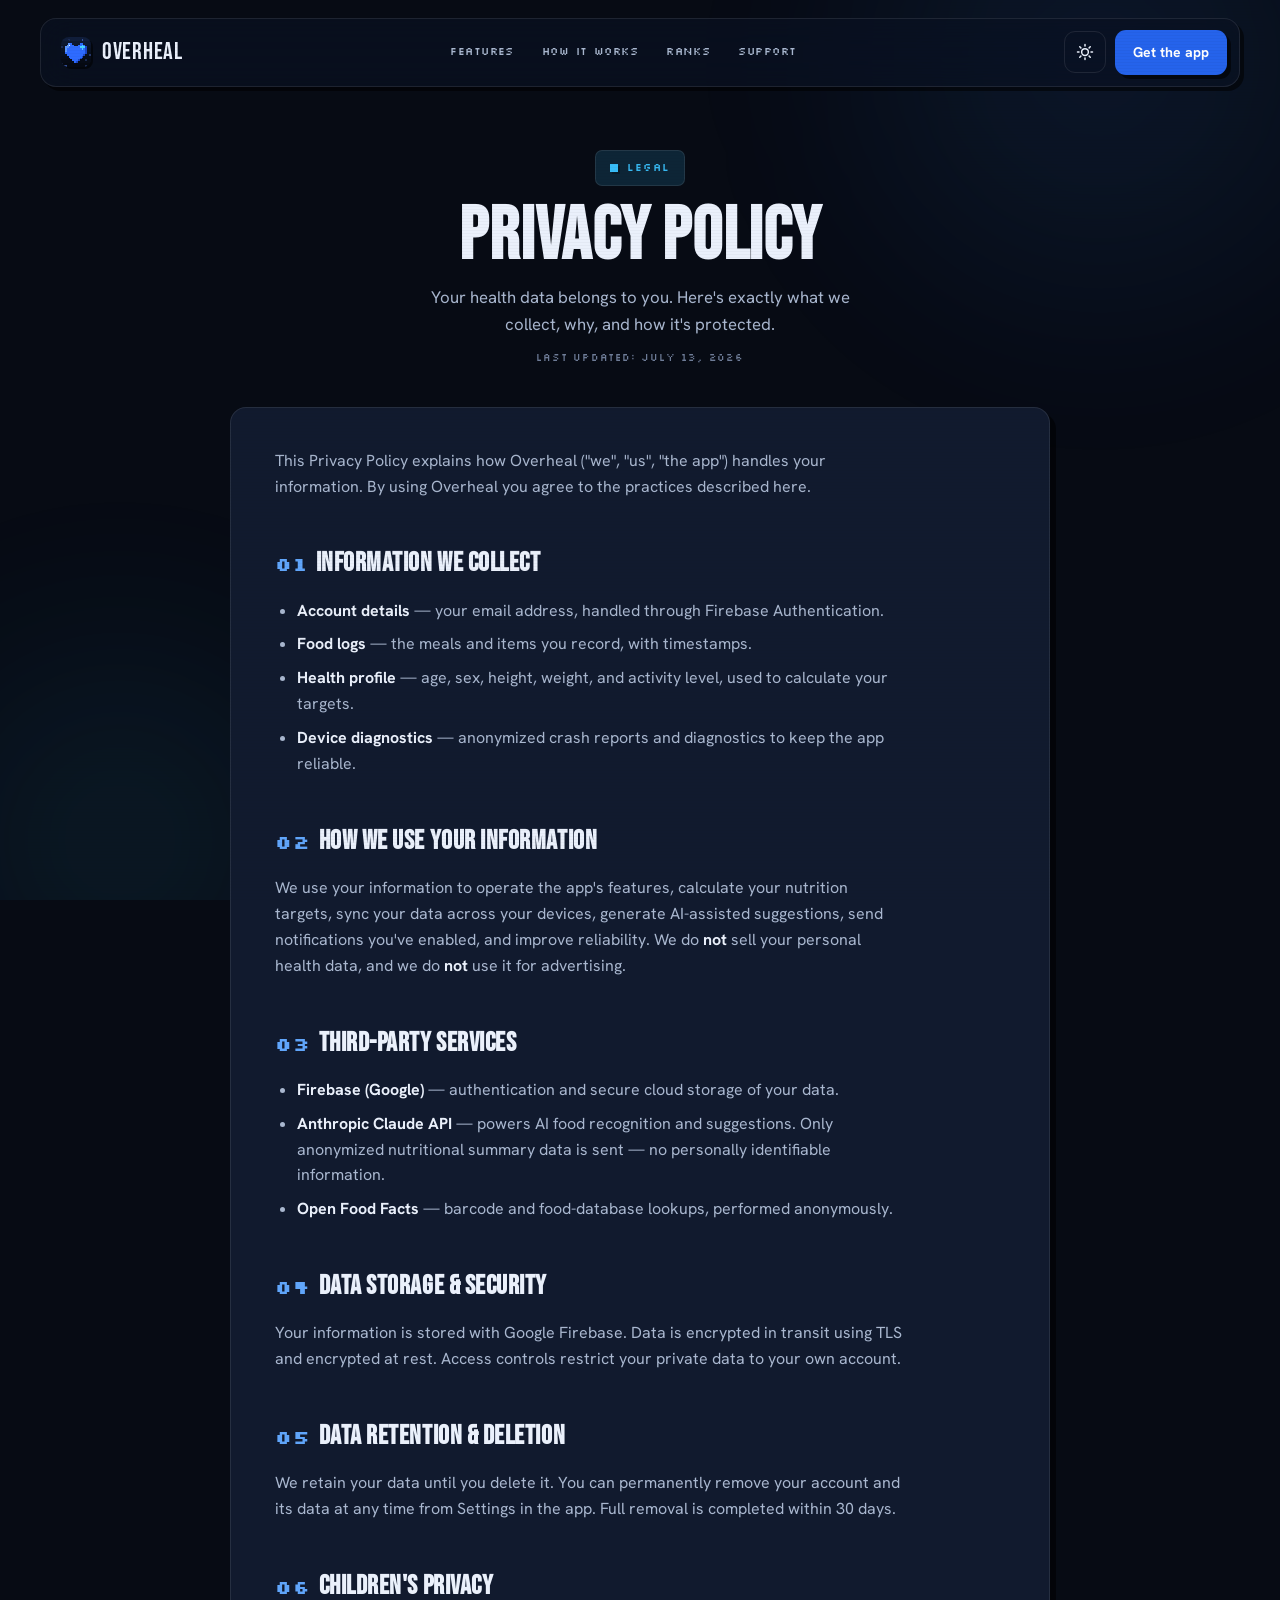
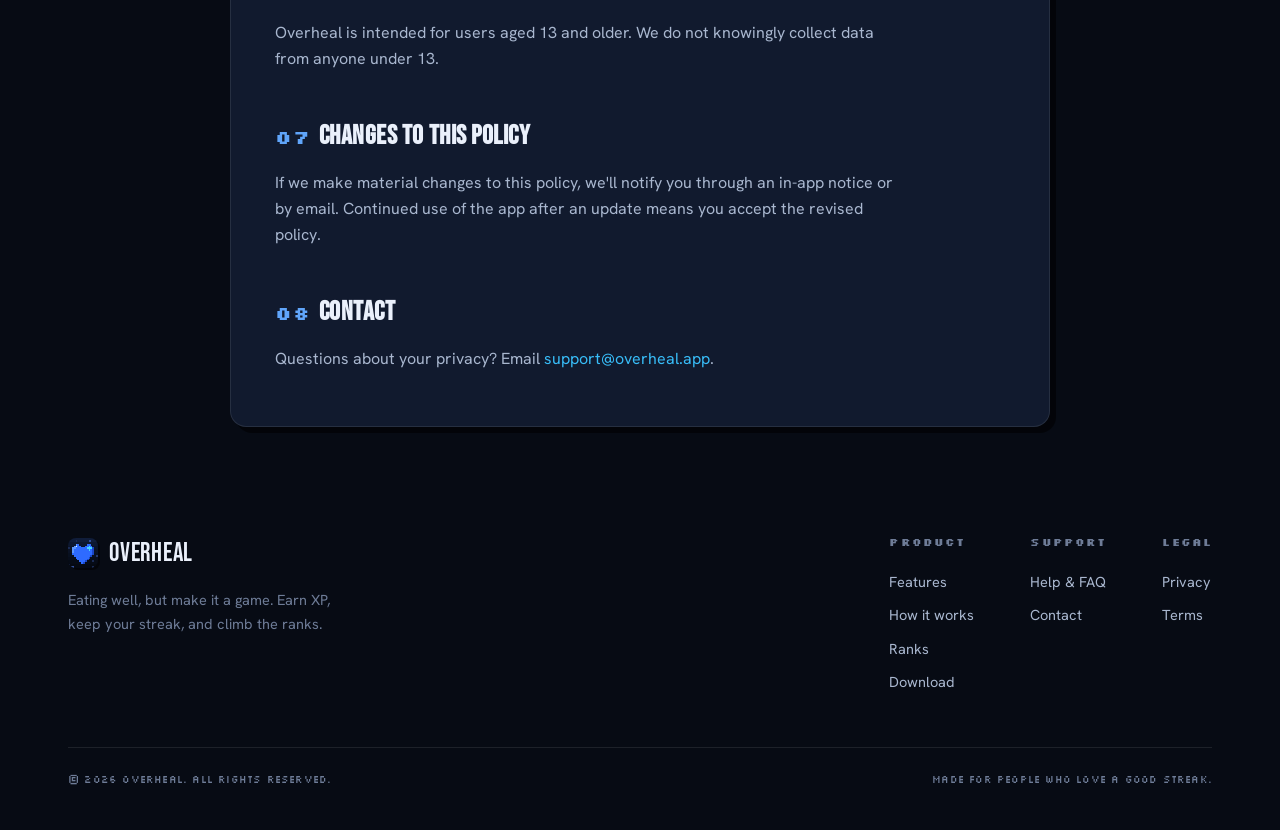
<file: privacy.html>
<!DOCTYPE html>
<html lang="en" class="no-js">
<head>
<meta charset="UTF-8" />
<meta name="viewport" content="width=device-width, initial-scale=1.0" />
<script>(function(){try{var t=localStorage.getItem('oh-theme')||'dark';document.documentElement.setAttribute('data-theme',t);}catch(e){document.documentElement.setAttribute('data-theme','dark');}})();</script>

<title>Privacy Policy — Overheal</title>
<meta name="description" content="How Overheal collects, uses, and protects your data. Your health data is encrypted, never sold, and never used for advertising." />
<meta name="theme-color" content="#070B14" />
<link rel="canonical" href="https://overheal.app/privacy.html" />
<meta property="og:type" content="website" />
<meta property="og:site_name" content="Overheal" />
<meta property="og:title" content="Privacy Policy — Overheal" />
<meta property="og:description" content="How Overheal collects, uses, and protects your data." />
<meta property="og:url" content="https://overheal.app/privacy.html" />
<meta property="og:image" content="https://overheal.app/app-icon.png" />

<link rel="icon" href="app-icon.png" />
<link rel="apple-touch-icon" href="app-icon.png" />

<link rel="preconnect" href="https://fonts.googleapis.com" />
<link rel="preconnect" href="https://fonts.gstatic.com" crossorigin />
<link href="https://fonts.googleapis.com/css2?family=Bebas+Neue&family=Silkscreen:wght@400;700&family=Hanken+Grotesk:ital,wght@0,300..800;1,400&display=swap" rel="stylesheet" />
<link rel="stylesheet" href="styles.css" />
</head>
<body>

<div class="scan" aria-hidden="true"></div>
<div class="wash" aria-hidden="true"></div>

<!-- NAV -->
<nav class="nav" id="nav">
  <div class="nav-inner">
    <a href="index.html" class="brand" aria-label="Overheal home">
      <span class="mark"><img src="app-icon.png" alt="Overheal icon" width="30" height="30" /></span>
      Overheal
    </a>
    <div class="nav-links">
      <a href="index.html#features">Features</a>
      <a href="index.html#how">How it works</a>
      <a href="index.html#ranks">Ranks</a>
      <a href="support.html">Support</a>
    </div>
    <div class="nav-cta">
      <button class="theme-toggle" id="themeToggle" aria-label="Toggle light or dark theme">
        <svg class="i-sun" viewBox="0 0 24 24" fill="none" stroke="currentColor" stroke-width="2" stroke-linecap="round"><circle cx="12" cy="12" r="4.5"/><path d="M12 2v2M12 20v2M4 12H2M22 12h-2M5 5l1.5 1.5M17.5 17.5 19 19M19 5l-1.5 1.5M6.5 17.5 5 19"/></svg>
        <svg class="i-moon" viewBox="0 0 24 24" fill="none" stroke="currentColor" stroke-width="2" stroke-linecap="round" stroke-linejoin="round"><path d="M21 12.8A9 9 0 1 1 11.2 3a7 7 0 0 0 9.8 9.8z"/></svg>
      </button>
      <a href="index.html#download" class="btn-mini">Get the app</a>
      <button class="hamburger" id="hamburger" aria-label="Open menu" aria-expanded="false"><span></span><span></span><span></span></button>
    </div>
  </div>
</nav>

<div class="mobile-menu" id="mobileMenu">
  <a href="index.html#features">Features</a><a href="index.html#how">How it works</a><a href="index.html#ranks">Ranks</a><a href="support.html">Support</a>
</div>

<main class="page-main">
  <div class="wrap">
    <div class="page-head reveal">
      <span class="eyebrow">Legal</span>
      <h1>Privacy Policy</h1>
      <p>Your health data belongs to you. Here's exactly what we collect, why, and how it's protected.</p>
      <div class="stamp">Last updated: July 13, 2026</div>
    </div>

    <article class="doc reveal">
      <p>This Privacy Policy explains how Overheal ("we", "us", "the app") handles your information. By using Overheal you agree to the practices described here.</p>

      <h2><span class="sec-num">01</span>Information We Collect</h2>
      <ul>
        <li><strong>Account details</strong> — your email address, handled through Firebase Authentication.</li>
        <li><strong>Food logs</strong> — the meals and items you record, with timestamps.</li>
        <li><strong>Health profile</strong> — age, sex, height, weight, and activity level, used to calculate your targets.</li>
        <li><strong>Device diagnostics</strong> — anonymized crash reports and diagnostics to keep the app reliable.</li>
      </ul>

      <h2><span class="sec-num">02</span>How We Use Your Information</h2>
      <p>We use your information to operate the app's features, calculate your nutrition targets, sync your data across your devices, generate AI-assisted suggestions, send notifications you've enabled, and improve reliability. We do <strong>not</strong> sell your personal health data, and we do <strong>not</strong> use it for advertising.</p>

      <h2><span class="sec-num">03</span>Third-Party Services</h2>
      <ul>
        <li><strong>Firebase (Google)</strong> — authentication and secure cloud storage of your data.</li>
        <li><strong>Anthropic Claude API</strong> — powers AI food recognition and suggestions. Only anonymized nutritional summary data is sent — no personally identifiable information.</li>
        <li><strong>Open Food Facts</strong> — barcode and food-database lookups, performed anonymously.</li>
      </ul>

      <h2><span class="sec-num">04</span>Data Storage &amp; Security</h2>
      <p>Your information is stored with Google Firebase. Data is encrypted in transit using TLS and encrypted at rest. Access controls restrict your private data to your own account.</p>

      <h2><span class="sec-num">05</span>Data Retention &amp; Deletion</h2>
      <p>We retain your data until you delete it. You can permanently remove your account and its data at any time from Settings in the app. Full removal is completed within 30 days.</p>

      <h2><span class="sec-num">06</span>Children's Privacy</h2>
      <p>Overheal is intended for users aged 13 and older. We do not knowingly collect data from anyone under 13.</p>

      <h2><span class="sec-num">07</span>Changes to This Policy</h2>
      <p>If we make material changes to this policy, we'll notify you through an in-app notice or by email. Continued use of the app after an update means you accept the revised policy.</p>

      <h2><span class="sec-num">08</span>Contact</h2>
      <p>Questions about your privacy? Email <a href="mailto:support@overheal.app">support@overheal.app</a>.</p>
    </article>
  </div>
</main>

<!-- FOOTER -->
<footer>
  <div class="wrap">
    <div class="foot">
      <div>
        <a href="index.html" class="brand"><span class="mark"><img src="app-icon.png" alt="Overheal icon" width="30" height="30" /></span>Overheal</a>
        <p class="mute" style="margin-top:14px;max-width:34ch;font-size:14.5px">Eating well, but make it a game. Earn XP, keep your streak, and climb the ranks.</p>
      </div>
      <div class="foot-cols">
        <div class="foot-col"><h4>Product</h4><a href="index.html#features">Features</a><a href="index.html#how">How it works</a><a href="index.html#ranks">Ranks</a><a href="index.html#download">Download</a></div>
        <div class="foot-col"><h4>Support</h4><a href="support.html">Help &amp; FAQ</a><a href="support.html#contact">Contact</a></div>
        <div class="foot-col"><h4>Legal</h4><a href="privacy.html">Privacy</a><a href="terms.html">Terms</a></div>
      </div>
    </div>
    <div class="foot-bottom"><span>© <span id="yr"></span> OVERHEAL. ALL RIGHTS RESERVED.</span><span>MADE FOR PEOPLE WHO LOVE A GOOD STREAK.</span></div>
  </div>
</footer>

<script>
(function(){
  "use strict";
  document.documentElement.classList.remove('no-js');
  document.getElementById('yr').textContent = new Date().getFullYear();

  var root = document.documentElement, tbtn = document.getElementById('themeToggle');
  tbtn.addEventListener('click', function(){
    var next = root.getAttribute('data-theme') === 'dark' ? 'light' : 'dark';
    root.setAttribute('data-theme', next);
    try{ localStorage.setItem('oh-theme', next); }catch(e){}
  });

  var nav = document.getElementById('nav');
  var onScroll = function(){ nav.classList.toggle('scrolled', window.scrollY > 14); };
  onScroll(); window.addEventListener('scroll', onScroll, { passive:true });

  var burger = document.getElementById('hamburger');
  var toggle = function(f){ var open = f!==undefined?f:!document.body.classList.contains('menu-open'); document.body.classList.toggle('menu-open',open); burger.setAttribute('aria-expanded',open?'true':'false'); };
  burger.addEventListener('click', function(){ toggle(); });
  document.querySelectorAll('#mobileMenu a').forEach(function(a){ a.addEventListener('click', function(){ toggle(false); }); });

  var reduce = window.matchMedia('(prefers-reduced-motion: reduce)').matches;
  var items = document.querySelectorAll('.reveal');
  if (reduce || !('IntersectionObserver' in window)){ items.forEach(function(el){ el.classList.add('in'); }); }
  else {
    var io = new IntersectionObserver(function(es){ es.forEach(function(e){ if(e.isIntersecting){ e.target.classList.add('in'); io.unobserve(e.target); } }); }, { threshold:0.08, rootMargin:'0px 0px -6% 0px' });
    items.forEach(function(el){ io.observe(el); });
  }
})();
</script>
</body>
</html>
</file>
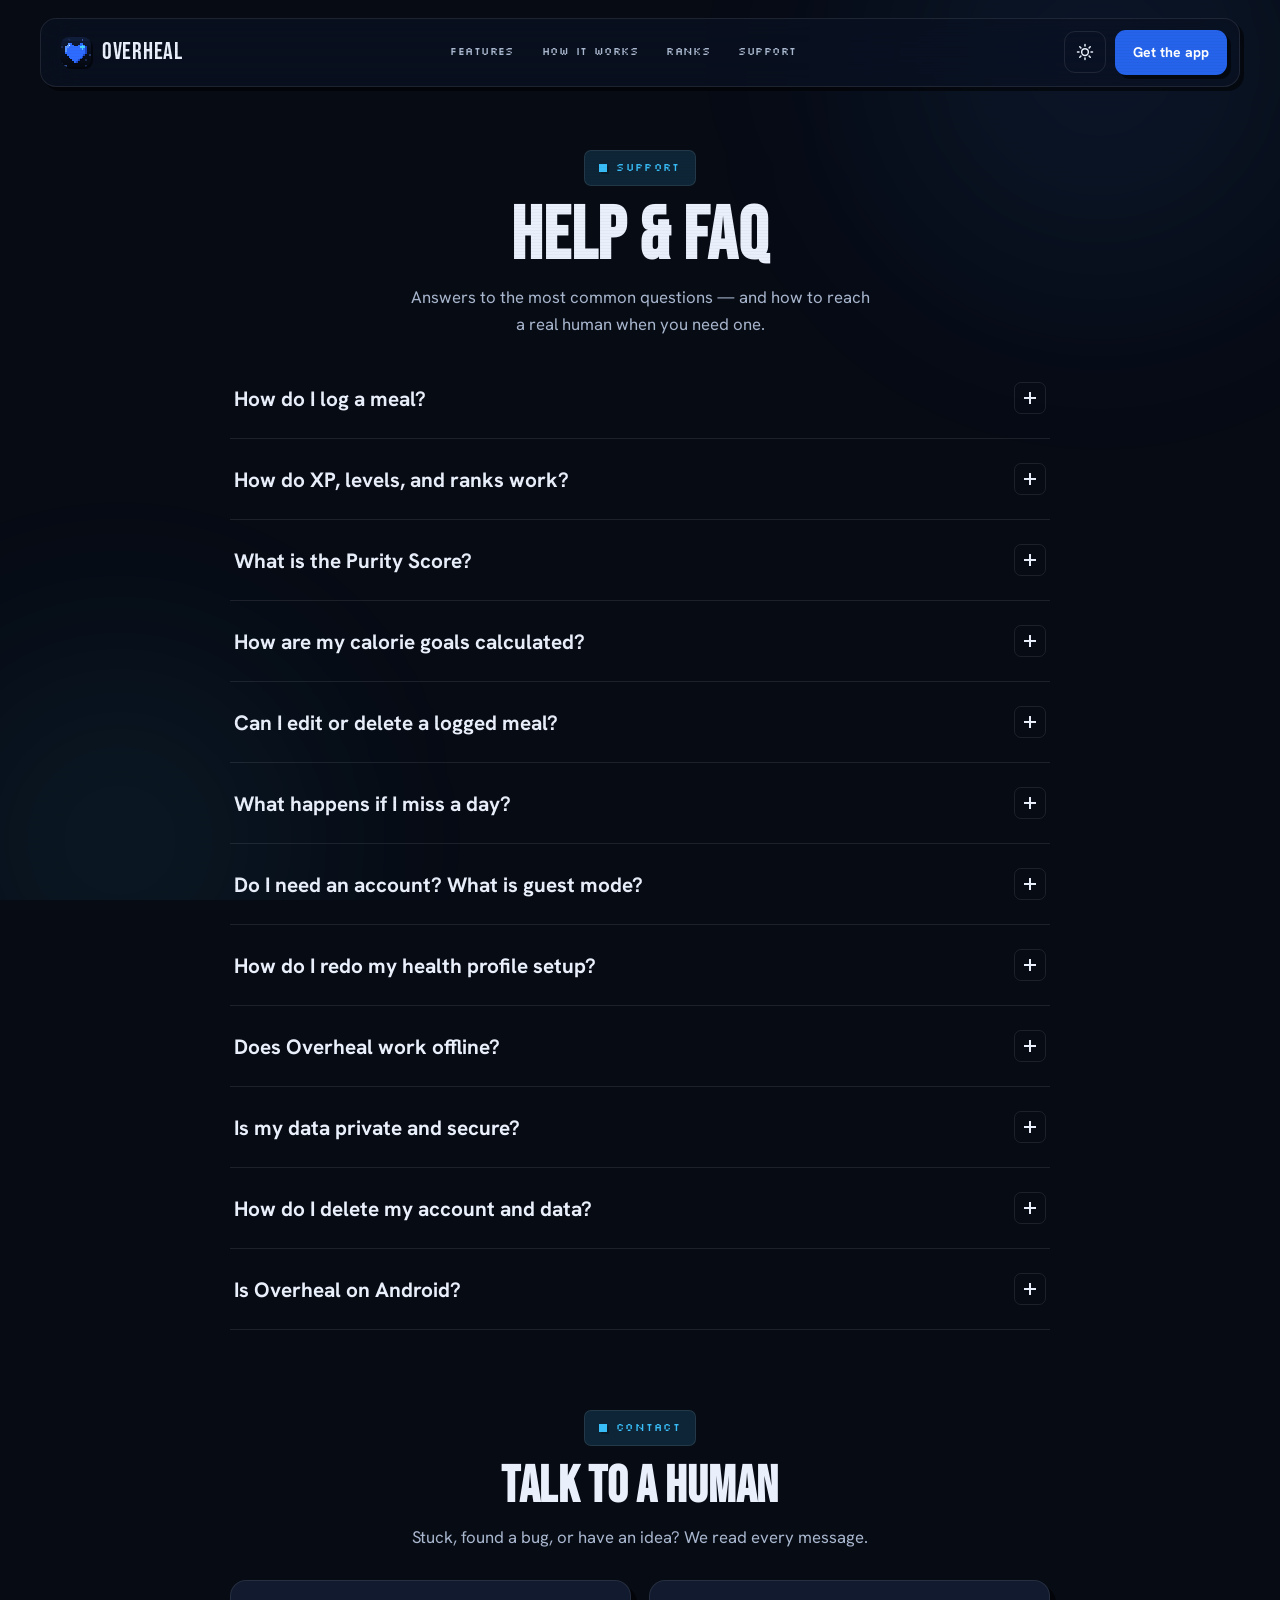
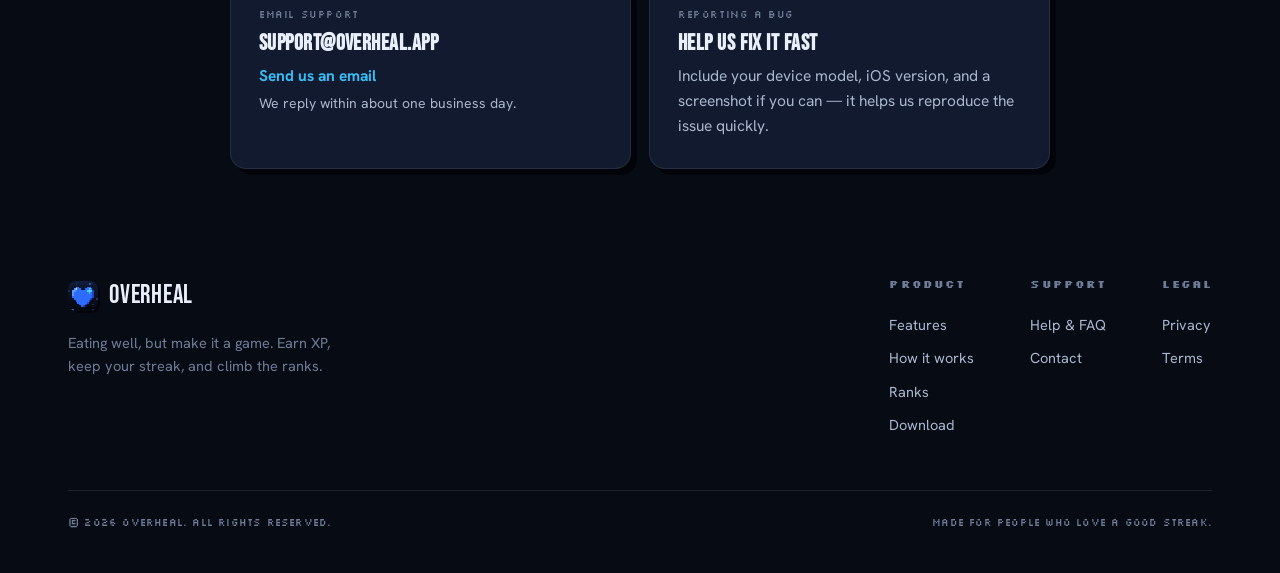
<file: support.html>
<!DOCTYPE html>
<html lang="en" class="no-js">
<head>
<meta charset="UTF-8" />
<meta name="viewport" content="width=device-width, initial-scale=1.0" />
<script>(function(){try{var t=localStorage.getItem('oh-theme')||'dark';document.documentElement.setAttribute('data-theme',t);}catch(e){document.documentElement.setAttribute('data-theme','dark');}})();</script>

<title>Support &amp; FAQ — Overheal</title>
<meta name="description" content="Help, answers, and how to reach a human. FAQs for Overheal — logging meals, XP and ranks, the Purity Score, streaks, privacy, and contacting support." />
<meta name="theme-color" content="#070B14" />
<link rel="canonical" href="https://overheal.app/support.html" />
<meta property="og:type" content="website" />
<meta property="og:site_name" content="Overheal" />
<meta property="og:title" content="Support &amp; FAQ — Overheal" />
<meta property="og:description" content="Help, answers, and how to reach a human. FAQs for Overheal." />
<meta property="og:url" content="https://overheal.app/support.html" />
<meta property="og:image" content="https://overheal.app/app-icon.png" />

<link rel="icon" href="app-icon.png" />
<link rel="apple-touch-icon" href="app-icon.png" />

<link rel="preconnect" href="https://fonts.googleapis.com" />
<link rel="preconnect" href="https://fonts.gstatic.com" crossorigin />
<link href="https://fonts.googleapis.com/css2?family=Bebas+Neue&family=Silkscreen:wght@400;700&family=Hanken+Grotesk:ital,wght@0,300..800;1,400&display=swap" rel="stylesheet" />
<link rel="stylesheet" href="styles.css" />
</head>
<body>

<div class="scan" aria-hidden="true"></div>
<div class="wash" aria-hidden="true"></div>

<!-- NAV -->
<nav class="nav" id="nav">
  <div class="nav-inner">
    <a href="index.html" class="brand" aria-label="Overheal home">
      <span class="mark"><img src="app-icon.png" alt="Overheal icon" width="30" height="30" /></span>
      Overheal
    </a>
    <div class="nav-links">
      <a href="index.html#features">Features</a>
      <a href="index.html#how">How it works</a>
      <a href="index.html#ranks">Ranks</a>
      <a href="support.html">Support</a>
    </div>
    <div class="nav-cta">
      <button class="theme-toggle" id="themeToggle" aria-label="Toggle light or dark theme">
        <svg class="i-sun" viewBox="0 0 24 24" fill="none" stroke="currentColor" stroke-width="2" stroke-linecap="round"><circle cx="12" cy="12" r="4.5"/><path d="M12 2v2M12 20v2M4 12H2M22 12h-2M5 5l1.5 1.5M17.5 17.5 19 19M19 5l-1.5 1.5M6.5 17.5 5 19"/></svg>
        <svg class="i-moon" viewBox="0 0 24 24" fill="none" stroke="currentColor" stroke-width="2" stroke-linecap="round" stroke-linejoin="round"><path d="M21 12.8A9 9 0 1 1 11.2 3a7 7 0 0 0 9.8 9.8z"/></svg>
      </button>
      <a href="index.html#download" class="btn-mini">Get the app</a>
      <button class="hamburger" id="hamburger" aria-label="Open menu" aria-expanded="false"><span></span><span></span><span></span></button>
    </div>
  </div>
</nav>

<div class="mobile-menu" id="mobileMenu">
  <a href="index.html#features">Features</a><a href="index.html#how">How it works</a><a href="index.html#ranks">Ranks</a><a href="support.html">Support</a>
</div>

<main class="page-main">
  <div class="wrap">
    <div class="page-head reveal">
      <span class="eyebrow">Support</span>
      <h1>Help &amp; FAQ</h1>
      <p>Answers to the most common questions — and how to reach a real human when you need one.</p>
    </div>

    <!-- FAQ -->
    <div class="faq" style="margin-top:20px">
      <div class="q-item reveal"><button aria-expanded="false"><span>How do I log a meal?</span><span class="pm" aria-hidden="true"></span></button><div class="q-a"><p>Tap the <strong>+</strong> button on the home screen (or open the Log tab) and choose how to add your food: <strong>snap a photo</strong> of your plate, <strong>describe it</strong> in a sentence, or <strong>scan a barcode</strong>. Overheal's AI reads it and fills in the calories and macros for you. You can also search a food by name or enter custom nutrition values manually, then adjust the portion before saving.</p></div></div>

      <div class="q-item reveal"><button aria-expanded="false"><span>How do XP, levels, and ranks work?</span><span class="pm" aria-hidden="true"></span></button><div class="q-a"><p>They're two separate systems. Healthy actions — logging meals, hitting goals, completing daily quests — earn <strong>XP</strong>, which fills your health bar and raises your <strong>level</strong>. Your <strong>rank</strong> is earned through ranked play (duels and consistency) via <strong>Rank Rating (RR)</strong>, and climbs a nine-tier ladder: Stone, Copper, Iron, Gold, Platinum, Diamond, Sentinel, Prismatic, and Zenith. Leveling up and ranking up are tracked independently.</p></div></div>

      <div class="q-item reveal"><button aria-expanded="false"><span>What is the Purity Score?</span><span class="pm" aria-hidden="true"></span></button><div class="q-a"><p>It's a daily measure of eating <em>quality</em> on a 0–100 scale — a calorie-weighted average across your day, not a running total. It looks at things like macro balance, how close you land to your calorie target, your ratio of whole foods, sugar and sodium intake, and micronutrient targets. A score near 100 means an excellent day of choices.</p></div></div>

      <div class="q-item reveal"><button aria-expanded="false"><span>How are my calorie goals calculated?</span><span class="pm" aria-hidden="true"></span></button><div class="q-a"><p>Overheal estimates your Basal Metabolic Rate (BMR) with the <strong>Mifflin–St Jeor equation</strong>, then multiplies by an activity factor to estimate your daily energy expenditure. That figure is adjusted for your goal (lose, maintain, or gain) to set your daily calorie and macro targets.</p></div></div>

      <div class="q-item reveal"><button aria-expanded="false"><span>Can I edit or delete a logged meal?</span><span class="pm" aria-hidden="true"></span></button><div class="q-a"><p>Yes. Open the day or the Meals view, tap a meal to adjust its portions or items, or swipe / use the trash icon to delete it. Your totals, health bar, and Purity Score update immediately.</p></div></div>

      <div class="q-item reveal"><button aria-expanded="false"><span>What happens if I miss a day?</span><span class="pm" aria-hidden="true"></span></button><div class="q-a"><p>Missing a full day normally resets your streak — but everyone gets one free <strong>Streak Shield</strong> each week that automatically protects your streak so a single off day doesn't wipe your progress.</p></div></div>

      <div class="q-item reveal"><button aria-expanded="false"><span>Do I need an account? What is guest mode?</span><span class="pm" aria-hidden="true"></span></button><div class="q-a"><p>No account is required to start. <strong>Guest mode</strong> lets you try everything solo, stored on your device. Create an account when you're ready to sync across devices and unlock the social features — friends, guilds, duels, and the global leaderboard.</p></div></div>

      <div class="q-item reveal"><button aria-expanded="false"><span>How do I redo my health profile setup?</span><span class="pm" aria-hidden="true"></span></button><div class="q-a"><p>Go to <strong>Profile → Settings → Health Profile</strong> to update your age, sex, height, weight, activity level, and goals. Your calorie and macro targets recalculate automatically.</p></div></div>

      <div class="q-item reveal"><button aria-expanded="false"><span>Does Overheal work offline?</span><span class="pm" aria-hidden="true"></span></button><div class="q-a"><p>Core features work without a connection — you can log and browse your day offline. Your data syncs automatically the next time you're online.</p></div></div>

      <div class="q-item reveal"><button aria-expanded="false"><span>Is my data private and secure?</span><span class="pm" aria-hidden="true"></span></button><div class="q-a"><p>Yes. Data is encrypted in transit with TLS and encrypted at rest. Your personal health data is never sold to third parties and is not used for advertising. Full details are in the <a href="privacy.html">Privacy Policy</a>.</p></div></div>

      <div class="q-item reveal"><button aria-expanded="false"><span>How do I delete my account and data?</span><span class="pm" aria-hidden="true"></span></button><div class="q-a"><p>You can permanently remove your account from <strong>Settings</strong> in the app. Deletion removes your data, with full removal completed within 30 days.</p></div></div>

      <div class="q-item reveal"><button aria-expanded="false"><span>Is Overheal on Android?</span><span class="pm" aria-hidden="true"></span></button><div class="q-a"><p>Overheal is built natively for iPhone today. Follow along for news on where it heads next.</p></div></div>
    </div>

    <!-- CONTACT -->
    <div class="page-head reveal" id="contact" style="margin-top:80px">
      <span class="eyebrow">Contact</span>
      <h1 style="font-size:clamp(2.2rem,5vw,3.2rem)">Talk to a human</h1>
      <p>Stuck, found a bug, or have an idea? We read every message.</p>
    </div>
    <div class="contact-card reveal">
      <div class="cc">
        <span class="pixel">Email support</span>
        <h3>support@overheal.app</h3>
        <p><a href="mailto:support@overheal.app">Send us an email</a></p>
        <p class="mute" style="font-size:14px">We reply within about one business day.</p>
      </div>
      <div class="cc">
        <span class="pixel">Reporting a bug</span>
        <h3>Help us fix it fast</h3>
        <p>Include your device model, iOS version, and a screenshot if you can — it helps us reproduce the issue quickly.</p>
      </div>
    </div>
  </div>
</main>

<!-- FOOTER -->
<footer>
  <div class="wrap">
    <div class="foot">
      <div>
        <a href="index.html" class="brand"><span class="mark"><img src="app-icon.png" alt="Overheal icon" width="30" height="30" /></span>Overheal</a>
        <p class="mute" style="margin-top:14px;max-width:34ch;font-size:14.5px">Eating well, but make it a game. Earn XP, keep your streak, and climb the ranks.</p>
      </div>
      <div class="foot-cols">
        <div class="foot-col"><h4>Product</h4><a href="index.html#features">Features</a><a href="index.html#how">How it works</a><a href="index.html#ranks">Ranks</a><a href="index.html#download">Download</a></div>
        <div class="foot-col"><h4>Support</h4><a href="support.html">Help &amp; FAQ</a><a href="support.html#contact">Contact</a></div>
        <div class="foot-col"><h4>Legal</h4><a href="privacy.html">Privacy</a><a href="terms.html">Terms</a></div>
      </div>
    </div>
    <div class="foot-bottom"><span>© <span id="yr"></span> OVERHEAL. ALL RIGHTS RESERVED.</span><span>MADE FOR PEOPLE WHO LOVE A GOOD STREAK.</span></div>
  </div>
</footer>

<script>
(function(){
  "use strict";
  document.documentElement.classList.remove('no-js');
  document.getElementById('yr').textContent = new Date().getFullYear();

  var root = document.documentElement, tbtn = document.getElementById('themeToggle');
  tbtn.addEventListener('click', function(){
    var next = root.getAttribute('data-theme') === 'dark' ? 'light' : 'dark';
    root.setAttribute('data-theme', next);
    try{ localStorage.setItem('oh-theme', next); }catch(e){}
  });

  var nav = document.getElementById('nav');
  var onScroll = function(){ nav.classList.toggle('scrolled', window.scrollY > 14); };
  onScroll(); window.addEventListener('scroll', onScroll, { passive:true });

  var burger = document.getElementById('hamburger');
  var toggle = function(f){ var open = f!==undefined?f:!document.body.classList.contains('menu-open'); document.body.classList.toggle('menu-open',open); burger.setAttribute('aria-expanded',open?'true':'false'); };
  burger.addEventListener('click', function(){ toggle(); });
  document.querySelectorAll('#mobileMenu a').forEach(function(a){ a.addEventListener('click', function(){ toggle(false); }); });

  var reduce = window.matchMedia('(prefers-reduced-motion: reduce)').matches;
  var items = document.querySelectorAll('.reveal');
  if (reduce || !('IntersectionObserver' in window)){ items.forEach(function(el){ el.classList.add('in'); }); }
  else {
    var io = new IntersectionObserver(function(es){ es.forEach(function(e){ if(e.isIntersecting){ e.target.classList.add('in'); io.unobserve(e.target); } }); }, { threshold:0.12, rootMargin:'0px 0px -8% 0px' });
    document.querySelectorAll('.faq,.contact-card').forEach(function(g){ Array.prototype.forEach.call(g.querySelectorAll('.reveal'), function(el,i){ el.style.transitionDelay=(i*50)+'ms'; }); });
    items.forEach(function(el){ io.observe(el); });
  }

  document.querySelectorAll('.q-item').forEach(function(item){
    var btn=item.querySelector('button'), ans=item.querySelector('.q-a');
    btn.addEventListener('click', function(){ var open=item.classList.toggle('open'); btn.setAttribute('aria-expanded',open?'true':'false'); ans.style.maxHeight=open?(ans.scrollHeight+'px'):'0px'; });
  });
})();
</script>
</body>
</html>
</file>
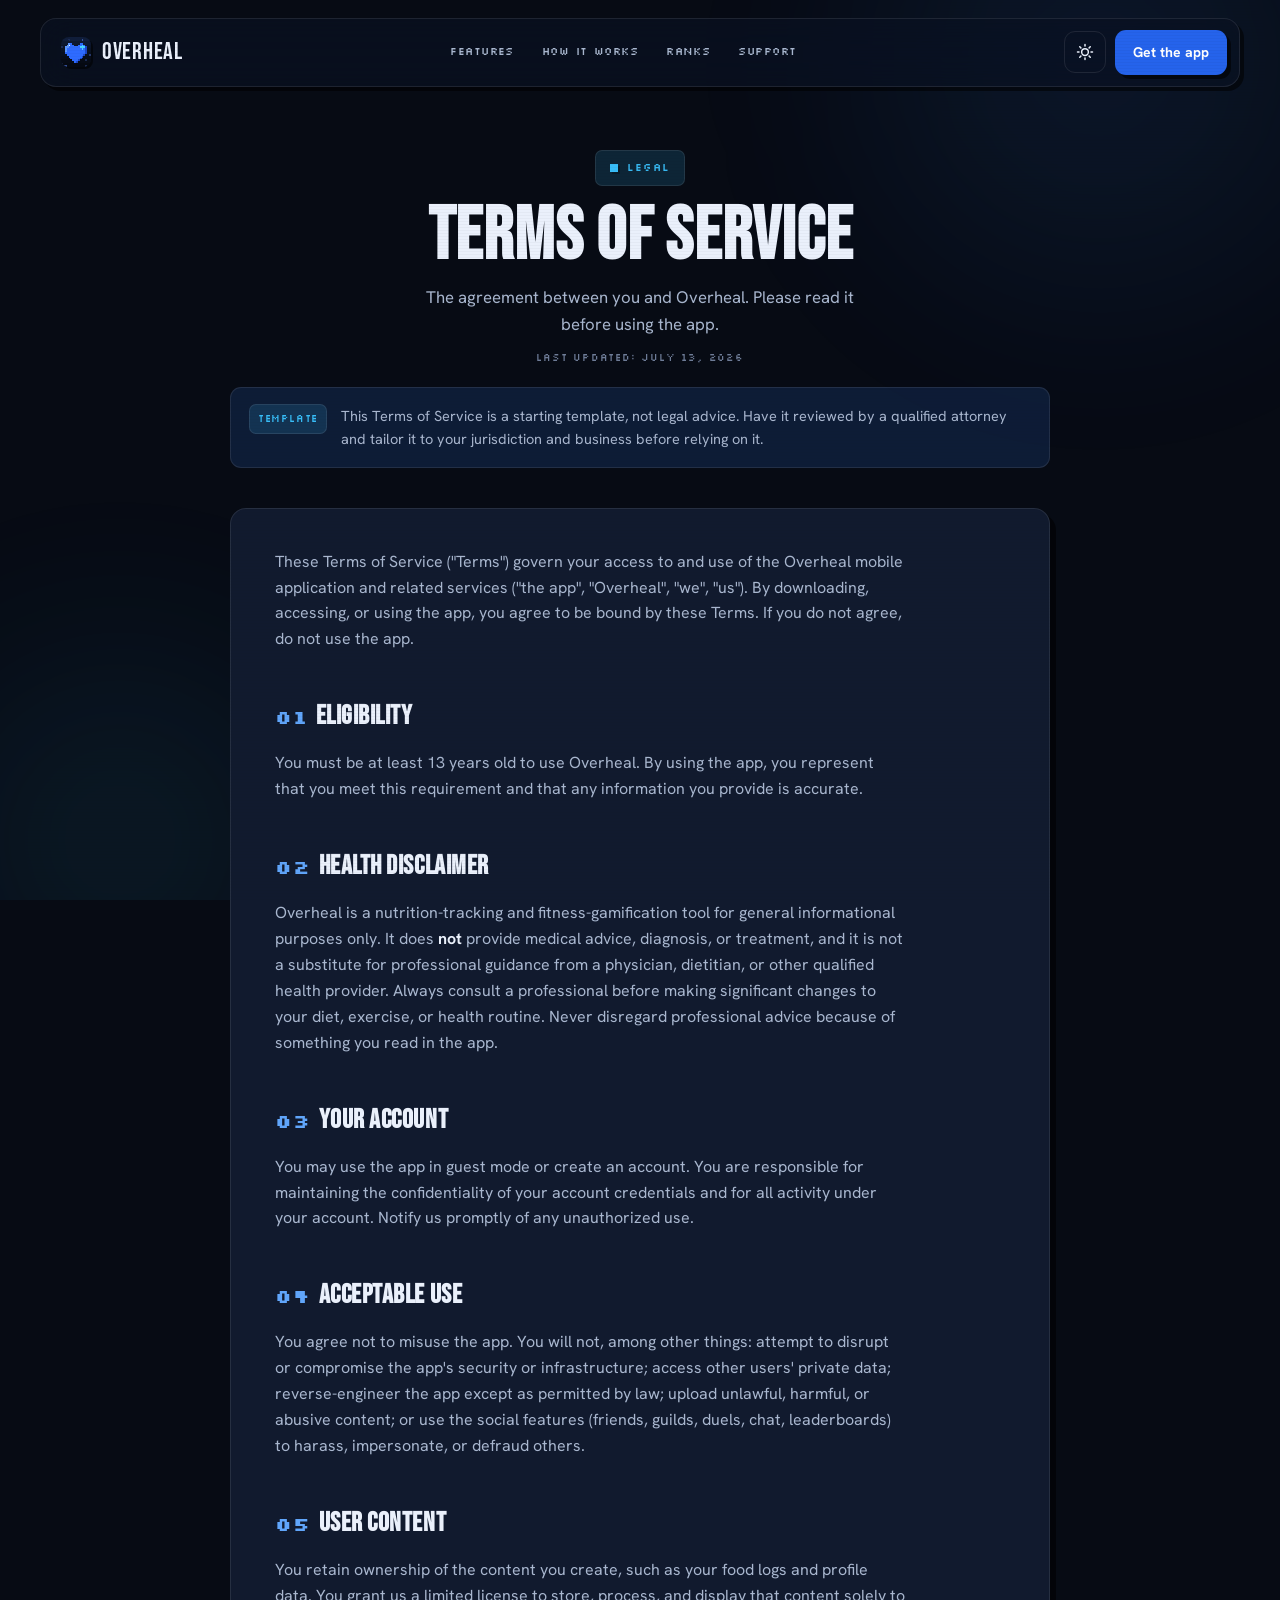
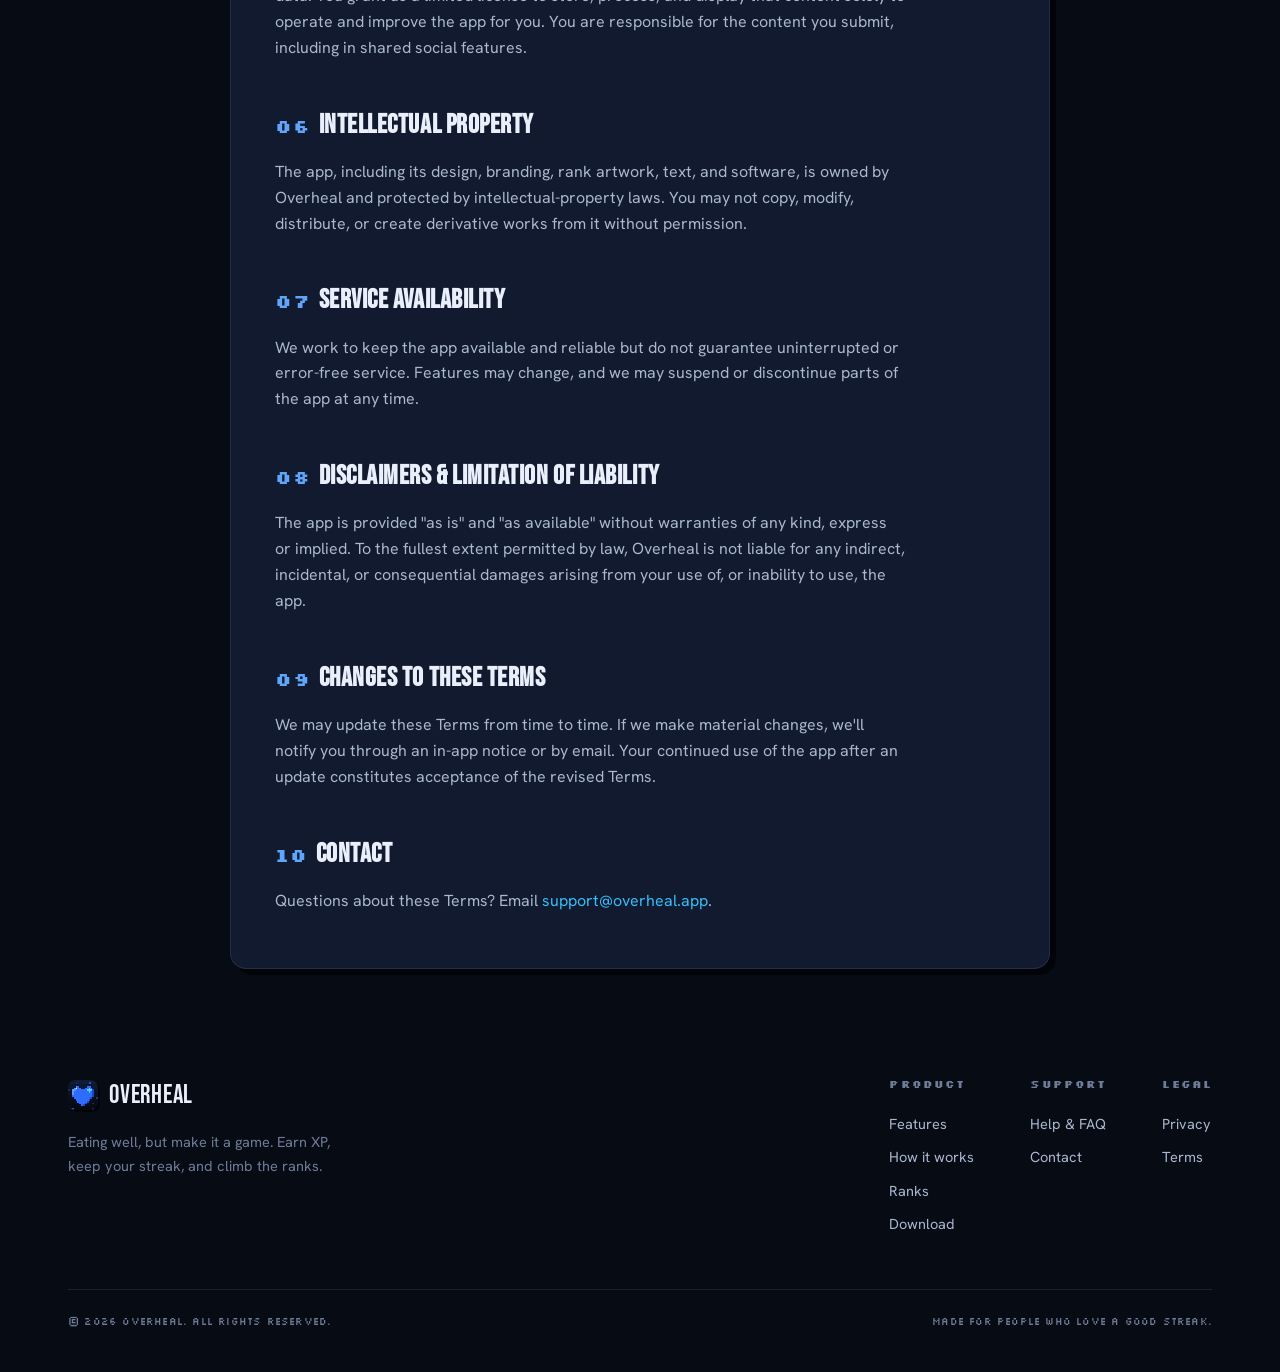
<file: terms.html>
<!DOCTYPE html>
<html lang="en" class="no-js">
<head>
<meta charset="UTF-8" />
<meta name="viewport" content="width=device-width, initial-scale=1.0" />
<script>(function(){try{var t=localStorage.getItem('oh-theme')||'dark';document.documentElement.setAttribute('data-theme',t);}catch(e){document.documentElement.setAttribute('data-theme','dark');}})();</script>

<title>Terms of Service — Overheal</title>
<meta name="description" content="The terms that govern your use of Overheal, including the health disclaimer, acceptable use, and account rules." />
<meta name="theme-color" content="#070B14" />
<link rel="canonical" href="https://overheal.app/terms.html" />
<meta property="og:type" content="website" />
<meta property="og:site_name" content="Overheal" />
<meta property="og:title" content="Terms of Service — Overheal" />
<meta property="og:description" content="The terms that govern your use of Overheal." />
<meta property="og:url" content="https://overheal.app/terms.html" />
<meta property="og:image" content="https://overheal.app/app-icon.png" />

<link rel="icon" href="app-icon.png" />
<link rel="apple-touch-icon" href="app-icon.png" />

<link rel="preconnect" href="https://fonts.googleapis.com" />
<link rel="preconnect" href="https://fonts.gstatic.com" crossorigin />
<link href="https://fonts.googleapis.com/css2?family=Bebas+Neue&family=Silkscreen:wght@400;700&family=Hanken+Grotesk:ital,wght@0,300..800;1,400&display=swap" rel="stylesheet" />
<link rel="stylesheet" href="styles.css" />
</head>
<body>

<div class="scan" aria-hidden="true"></div>
<div class="wash" aria-hidden="true"></div>

<!-- NAV -->
<nav class="nav" id="nav">
  <div class="nav-inner">
    <a href="index.html" class="brand" aria-label="Overheal home">
      <span class="mark"><img src="app-icon.png" alt="Overheal icon" width="30" height="30" /></span>
      Overheal
    </a>
    <div class="nav-links">
      <a href="index.html#features">Features</a>
      <a href="index.html#how">How it works</a>
      <a href="index.html#ranks">Ranks</a>
      <a href="support.html">Support</a>
    </div>
    <div class="nav-cta">
      <button class="theme-toggle" id="themeToggle" aria-label="Toggle light or dark theme">
        <svg class="i-sun" viewBox="0 0 24 24" fill="none" stroke="currentColor" stroke-width="2" stroke-linecap="round"><circle cx="12" cy="12" r="4.5"/><path d="M12 2v2M12 20v2M4 12H2M22 12h-2M5 5l1.5 1.5M17.5 17.5 19 19M19 5l-1.5 1.5M6.5 17.5 5 19"/></svg>
        <svg class="i-moon" viewBox="0 0 24 24" fill="none" stroke="currentColor" stroke-width="2" stroke-linecap="round" stroke-linejoin="round"><path d="M21 12.8A9 9 0 1 1 11.2 3a7 7 0 0 0 9.8 9.8z"/></svg>
      </button>
      <a href="index.html#download" class="btn-mini">Get the app</a>
      <button class="hamburger" id="hamburger" aria-label="Open menu" aria-expanded="false"><span></span><span></span><span></span></button>
    </div>
  </div>
</nav>

<div class="mobile-menu" id="mobileMenu">
  <a href="index.html#features">Features</a><a href="index.html#how">How it works</a><a href="index.html#ranks">Ranks</a><a href="support.html">Support</a>
</div>

<main class="page-main">
  <div class="wrap">
    <div class="page-head reveal">
      <span class="eyebrow">Legal</span>
      <h1>Terms of Service</h1>
      <p>The agreement between you and Overheal. Please read it before using the app.</p>
      <div class="stamp">Last updated: July 13, 2026</div>
    </div>

    <div class="callout reveal">
      <span class="cico">Template</span>
      <p>This Terms of Service is a starting template, not legal advice. Have it reviewed by a qualified attorney and tailor it to your jurisdiction and business before relying on it.</p>
    </div>

    <article class="doc reveal">
      <p>These Terms of Service ("Terms") govern your access to and use of the Overheal mobile application and related services ("the app", "Overheal", "we", "us"). By downloading, accessing, or using the app, you agree to be bound by these Terms. If you do not agree, do not use the app.</p>

      <h2><span class="sec-num">01</span>Eligibility</h2>
      <p>You must be at least 13 years old to use Overheal. By using the app, you represent that you meet this requirement and that any information you provide is accurate.</p>

      <h2><span class="sec-num">02</span>Health Disclaimer</h2>
      <p>Overheal is a nutrition-tracking and fitness-gamification tool for general informational purposes only. It does <strong>not</strong> provide medical advice, diagnosis, or treatment, and it is not a substitute for professional guidance from a physician, dietitian, or other qualified health provider. Always consult a professional before making significant changes to your diet, exercise, or health routine. Never disregard professional advice because of something you read in the app.</p>

      <h2><span class="sec-num">03</span>Your Account</h2>
      <p>You may use the app in guest mode or create an account. You are responsible for maintaining the confidentiality of your account credentials and for all activity under your account. Notify us promptly of any unauthorized use.</p>

      <h2><span class="sec-num">04</span>Acceptable Use</h2>
      <p>You agree not to misuse the app. You will not, among other things: attempt to disrupt or compromise the app's security or infrastructure; access other users' private data; reverse-engineer the app except as permitted by law; upload unlawful, harmful, or abusive content; or use the social features (friends, guilds, duels, chat, leaderboards) to harass, impersonate, or defraud others.</p>

      <h2><span class="sec-num">05</span>User Content</h2>
      <p>You retain ownership of the content you create, such as your food logs and profile data. You grant us a limited license to store, process, and display that content solely to operate and improve the app for you. You are responsible for the content you submit, including in shared social features.</p>

      <h2><span class="sec-num">06</span>Intellectual Property</h2>
      <p>The app, including its design, branding, rank artwork, text, and software, is owned by Overheal and protected by intellectual-property laws. You may not copy, modify, distribute, or create derivative works from it without permission.</p>

      <h2><span class="sec-num">07</span>Service Availability</h2>
      <p>We work to keep the app available and reliable but do not guarantee uninterrupted or error-free service. Features may change, and we may suspend or discontinue parts of the app at any time.</p>

      <h2><span class="sec-num">08</span>Disclaimers &amp; Limitation of Liability</h2>
      <p>The app is provided "as is" and "as available" without warranties of any kind, express or implied. To the fullest extent permitted by law, Overheal is not liable for any indirect, incidental, or consequential damages arising from your use of, or inability to use, the app.</p>

      <h2><span class="sec-num">09</span>Changes to These Terms</h2>
      <p>We may update these Terms from time to time. If we make material changes, we'll notify you through an in-app notice or by email. Your continued use of the app after an update constitutes acceptance of the revised Terms.</p>

      <h2><span class="sec-num">10</span>Contact</h2>
      <p>Questions about these Terms? Email <a href="mailto:support@overheal.app">support@overheal.app</a>.</p>
    </article>
  </div>
</main>

<!-- FOOTER -->
<footer>
  <div class="wrap">
    <div class="foot">
      <div>
        <a href="index.html" class="brand"><span class="mark"><img src="app-icon.png" alt="Overheal icon" width="30" height="30" /></span>Overheal</a>
        <p class="mute" style="margin-top:14px;max-width:34ch;font-size:14.5px">Eating well, but make it a game. Earn XP, keep your streak, and climb the ranks.</p>
      </div>
      <div class="foot-cols">
        <div class="foot-col"><h4>Product</h4><a href="index.html#features">Features</a><a href="index.html#how">How it works</a><a href="index.html#ranks">Ranks</a><a href="index.html#download">Download</a></div>
        <div class="foot-col"><h4>Support</h4><a href="support.html">Help &amp; FAQ</a><a href="support.html#contact">Contact</a></div>
        <div class="foot-col"><h4>Legal</h4><a href="privacy.html">Privacy</a><a href="terms.html">Terms</a></div>
      </div>
    </div>
    <div class="foot-bottom"><span>© <span id="yr"></span> OVERHEAL. ALL RIGHTS RESERVED.</span><span>MADE FOR PEOPLE WHO LOVE A GOOD STREAK.</span></div>
  </div>
</footer>

<script>
(function(){
  "use strict";
  document.documentElement.classList.remove('no-js');
  document.getElementById('yr').textContent = new Date().getFullYear();

  var root = document.documentElement, tbtn = document.getElementById('themeToggle');
  tbtn.addEventListener('click', function(){
    var next = root.getAttribute('data-theme') === 'dark' ? 'light' : 'dark';
    root.setAttribute('data-theme', next);
    try{ localStorage.setItem('oh-theme', next); }catch(e){}
  });

  var nav = document.getElementById('nav');
  var onScroll = function(){ nav.classList.toggle('scrolled', window.scrollY > 14); };
  onScroll(); window.addEventListener('scroll', onScroll, { passive:true });

  var burger = document.getElementById('hamburger');
  var toggle = function(f){ var open = f!==undefined?f:!document.body.classList.contains('menu-open'); document.body.classList.toggle('menu-open',open); burger.setAttribute('aria-expanded',open?'true':'false'); };
  burger.addEventListener('click', function(){ toggle(); });
  document.querySelectorAll('#mobileMenu a').forEach(function(a){ a.addEventListener('click', function(){ toggle(false); }); });

  var reduce = window.matchMedia('(prefers-reduced-motion: reduce)').matches;
  var items = document.querySelectorAll('.reveal');
  if (reduce || !('IntersectionObserver' in window)){ items.forEach(function(el){ el.classList.add('in'); }); }
  else {
    var io = new IntersectionObserver(function(es){ es.forEach(function(e){ if(e.isIntersecting){ e.target.classList.add('in'); io.unobserve(e.target); } }); }, { threshold:0.08, rootMargin:'0px 0px -6% 0px' });
    items.forEach(function(el){ io.observe(el); });
  }
})();
</script>
</body>
</html>
</file>
<file: styles.css>
/* ===================================================================
   Overheal — blue + pixel-accent theme (dark default, light toggle)
   Shared across index.html, support.html, privacy.html, terms.html
   =================================================================== */
:root{
  --bg:#070B14; --bg-2:#0B1120; --card:#111A2E; --card-2:#0D1524; --elev:#17233D;
  --ink:#EAF0FB; --ink-soft:#A9B7CF; --ink-mute:#6E7C97;
  --line:rgba(255,255,255,.09); --line-soft:rgba(255,255,255,.05);
  --blue:#2563EB; --blue-2:#3B82F6; --blue-3:#60A5FA; --blue-tint:rgba(59,130,246,.15);
  --cyan:#38BDF8; --cyan-2:#7DD3FC; --cyan-tint:rgba(56,189,248,.15);
  --track:#0A1730; --tile:#0E1A33;
  --hard:rgba(0,0,0,.55);
  --grad-cta-a:#1E3A8A; --grad-cta-b:#0A1428;
  --nav-bg:rgba(11,17,32,.72); --nav-bg-solid:rgba(11,17,32,.9);
  --r-lg:16px; --r-md:11px; --r-sm:7px;
  --ease:cubic-bezier(.22,1,.36,1);
  --maxw:1200px;
}
html[data-theme="light"]{
  --bg:#FFFFFF; --bg-2:#EEF4FF; --card:#FFFFFF; --card-2:#F6F9FF; --elev:#FFFFFF;
  --ink:#0B1220; --ink-soft:#46536E; --ink-mute:#7887A3;
  --line:rgba(11,18,32,.11); --line-soft:rgba(11,18,32,.05);
  --blue:#2563EB; --blue-2:#1D4ED8; --blue-3:#2E6BFF; --blue-tint:rgba(37,99,235,.10);
  --cyan:#0EA5E9; --cyan-2:#38BDF8; --cyan-tint:rgba(14,165,233,.12);
  --track:#E4ECFF; --tile:#0E1A33;
  --hard:rgba(37,99,235,.20);
  --grad-cta-a:#2563EB; --grad-cta-b:#1E40AF;
  --nav-bg:rgba(255,255,255,.72); --nav-bg-solid:rgba(255,255,255,.9);
}

*{margin:0;padding:0;box-sizing:border-box}
html{scroll-behavior:smooth;-webkit-text-size-adjust:100%}
body{font-family:'Hanken Grotesk',system-ui,sans-serif;background:var(--bg);color:var(--ink);
  line-height:1.62;font-size:17px;overflow-x:hidden;-webkit-font-smoothing:antialiased;
  transition:background .4s var(--ease), color .4s var(--ease)}
::selection{background:var(--blue);color:#fff}
a{color:inherit;text-decoration:none}
img,svg{display:block;max-width:100%}

/* pixel scanline + blue wash */
.scan{position:fixed;inset:0;z-index:60;pointer-events:none;opacity:.5;
  background:repeating-linear-gradient(0deg, rgba(0,0,0,.05) 0 1px, transparent 1px 3px);mix-blend-mode:multiply}
html[data-theme="light"] .scan{opacity:.35}
.wash{position:fixed;inset:0;z-index:-1;pointer-events:none;overflow:hidden}
.wash::before,.wash::after{content:'';position:absolute;border-radius:50%;filter:blur(100px)}
.wash::before{width:680px;height:680px;top:-280px;right:-160px;background:radial-gradient(circle,var(--blue-tint),transparent 70%);opacity:.9}
.wash::after{width:560px;height:560px;bottom:-220px;left:-160px;background:radial-gradient(circle,var(--cyan-tint),transparent 70%);opacity:.8}

.wrap{width:100%;max-width:var(--maxw);margin:0 auto;padding:0 28px}

/* type */
.pixel{font-family:'Silkscreen',monospace;font-weight:400}
.display{font-family:'Bebas Neue',sans-serif;text-transform:uppercase;letter-spacing:.005em;line-height:.9}
.eyebrow{display:inline-flex;align-items:center;gap:9px;font-family:'Silkscreen',monospace;font-size:11px;
  letter-spacing:.12em;text-transform:uppercase;color:var(--cyan);padding:8px 14px;border-radius:var(--r-sm);
  background:var(--cyan-tint);border:1px solid var(--line)}
.eyebrow::before{content:'';width:8px;height:8px;background:var(--cyan);box-shadow:2px 2px 0 rgba(0,0,0,.25)}
h2.display{font-size:clamp(2.7rem,7vw,5.4rem);color:var(--ink)}
h3{font-family:'Bebas Neue',sans-serif;text-transform:uppercase;letter-spacing:.02em;font-size:1.6rem;line-height:1}
.lead{font-size:clamp(1.05rem,1.6vw,1.28rem);color:var(--ink-soft);max-width:46ch}
.mute{color:var(--ink-mute)}

/* buttons (chunky, hard shadow) */
.btn{display:inline-flex;align-items:center;gap:12px;cursor:pointer;border:none;
  font-family:'Hanken Grotesk',sans-serif;font-weight:700;font-size:16px;padding:14px 16px 14px 24px;
  border-radius:var(--r-md);position:relative;transition:transform .18s var(--ease),box-shadow .18s var(--ease),background .3s}
.btn-primary{background:var(--blue);color:#fff;box-shadow:5px 5px 0 var(--hard)}
.btn-primary:hover{background:var(--blue-2);transform:translate(-2px,-2px);box-shadow:7px 7px 0 var(--hard)}
.btn-primary:active{transform:translate(2px,2px);box-shadow:2px 2px 0 var(--hard)}
.btn .knob{width:32px;height:32px;border-radius:var(--r-sm);display:grid;place-items:center;background:rgba(255,255,255,.16);transition:transform .18s var(--ease)}
.btn-primary:hover .knob{transform:translateX(3px)}
.btn .knob svg{width:16px;height:16px;stroke:currentColor}
.btn-ghost{background:transparent;color:var(--ink);padding:14px 22px;border:1px solid var(--line);border-radius:var(--r-md)}
.btn-ghost:hover{background:var(--blue-tint);border-color:var(--blue-3)}

.appstore{display:inline-flex;align-items:center;gap:12px;background:var(--ink);color:var(--bg);
  padding:11px 22px 11px 18px;border-radius:var(--r-md);box-shadow:5px 5px 0 var(--hard);
  transition:transform .18s var(--ease),box-shadow .18s var(--ease)}
.appstore:hover{transform:translate(-2px,-2px);box-shadow:7px 7px 0 var(--hard)}
.appstore:active{transform:translate(2px,2px);box-shadow:2px 2px 0 var(--hard)}
.appstore svg{width:26px;height:26px;fill:var(--bg)}
.appstore .txt{display:flex;flex-direction:column;line-height:1.05}
.appstore .txt small{font-size:10px;letter-spacing:.05em;text-transform:uppercase;opacity:.75}
.appstore .txt b{font-family:'Bebas Neue',sans-serif;font-size:22px;letter-spacing:.01em}

/* brand mark — the real app icon */
.mark{width:30px;height:30px;border-radius:8px;overflow:hidden;box-shadow:2px 2px 0 var(--hard)}
.mark img{width:100%;height:100%;object-fit:cover;image-rendering:pixelated}

/* nav */
.nav{position:fixed;top:0;left:0;right:0;z-index:40;display:flex;justify-content:center;padding:18px 20px}
.nav-inner{width:100%;max-width:var(--maxw);display:flex;align-items:center;justify-content:space-between;
  padding:11px 12px 11px 20px;border-radius:var(--r-lg);background:var(--nav-bg);
  backdrop-filter:blur(18px) saturate(1.4);-webkit-backdrop-filter:blur(18px) saturate(1.4);
  border:1px solid var(--line);box-shadow:4px 4px 0 var(--hard);transition:background .4s var(--ease)}
.nav.scrolled .nav-inner{background:var(--nav-bg-solid)}
.brand{display:flex;align-items:center;gap:11px;font-family:'Bebas Neue',sans-serif;font-size:1.5rem;letter-spacing:.03em}
.nav-links{display:flex;align-items:center;gap:28px}
.nav-links a{font-family:'Silkscreen',monospace;font-size:11px;letter-spacing:.04em;text-transform:uppercase;color:var(--ink-soft);transition:color .3s;position:relative}
.nav-links a:hover{color:var(--ink)}
.nav-links a::after{content:'';position:absolute;left:0;bottom:-7px;width:0;height:3px;background:var(--cyan);transition:width .3s var(--ease)}
.nav-links a:hover::after{width:100%}
.nav-cta{display:flex;align-items:center;gap:9px}
.theme-toggle{width:42px;height:42px;border:1px solid var(--line);border-radius:var(--r-md);background:transparent;cursor:pointer;display:grid;place-items:center;color:var(--ink);transition:background .3s,border-color .3s}
.theme-toggle:hover{background:var(--blue-tint);border-color:var(--blue-3)}
.theme-toggle svg{width:18px;height:18px}
html[data-theme="dark"] .theme-toggle .i-moon{display:none}
html[data-theme="light"] .theme-toggle .i-sun{display:none}
.btn-mini{background:var(--blue);color:#fff;padding:11px 18px;border-radius:var(--r-md);font-weight:700;font-size:14px;box-shadow:4px 4px 0 var(--hard);transition:transform .18s var(--ease),box-shadow .18s var(--ease)}
.btn-mini:hover{transform:translate(-2px,-2px);box-shadow:6px 6px 0 var(--hard)}
.hamburger{display:none;width:42px;height:42px;border:1px solid var(--line);border-radius:var(--r-md);background:transparent;cursor:pointer;position:relative}
.hamburger span{position:absolute;left:11px;width:20px;height:2px;background:var(--ink);transition:transform .4s var(--ease),opacity .3s}
.hamburger span:nth-child(1){top:15px}.hamburger span:nth-child(2){top:21px}.hamburger span:nth-child(3){top:27px}
body.menu-open .hamburger span:nth-child(1){transform:translateY(6px) rotate(45deg)}
body.menu-open .hamburger span:nth-child(2){opacity:0}
body.menu-open .hamburger span:nth-child(3){transform:translateY(-6px) rotate(-45deg)}
.mobile-menu{position:fixed;inset:0;z-index:39;background:var(--nav-bg-solid);backdrop-filter:blur(22px);-webkit-backdrop-filter:blur(22px);display:flex;flex-direction:column;justify-content:center;gap:10px;padding:40px;opacity:0;visibility:hidden;transition:opacity .4s var(--ease),visibility .4s}
body.menu-open .mobile-menu{opacity:1;visibility:visible}
.mobile-menu a{font-family:'Bebas Neue',sans-serif;font-size:2.4rem;letter-spacing:.02em;color:var(--ink);transform:translateY(20px);opacity:0;transition:transform .5s var(--ease),opacity .5s}
body.menu-open .mobile-menu a{transform:none;opacity:1}
body.menu-open .mobile-menu a:nth-child(1){transition-delay:.06s}
body.menu-open .mobile-menu a:nth-child(2){transition-delay:.12s}
body.menu-open .mobile-menu a:nth-child(3){transition-delay:.18s}
body.menu-open .mobile-menu a:nth-child(4){transition-delay:.24s}

/* hero */
.hero{position:relative;padding:168px 0 84px}
.hero-grid{display:grid;grid-template-columns:1.05fr .95fr;gap:40px;align-items:center}
.hero h1{font-family:'Bebas Neue',sans-serif;text-transform:uppercase;line-height:.86;letter-spacing:.004em;
  font-size:clamp(3.6rem,8.4vw,7.4rem);color:var(--ink);margin:22px 0 34px}
/* inline-block + tight line-height makes the box hug the glyphs, so the pixel
   underline anchors just under GAME instead of drifting down the empty line box */
.hero h1 .hl{position:relative;display:inline-block;line-height:.74;color:var(--blue-3);white-space:nowrap}
.hero h1 .hl::after{content:'';position:absolute;left:0;right:0;bottom:-.1em;height:8px;
  background:repeating-linear-gradient(90deg,var(--cyan) 0 12px,transparent 12px 18px)}
.hero-cta{display:flex;align-items:center;gap:16px;flex-wrap:wrap;margin-top:34px}
.hero-meta{display:flex;align-items:center;gap:18px;margin-top:24px;color:var(--ink-mute);font-size:14px;flex-wrap:wrap}
.hero-meta .pixel{font-size:10px;color:var(--cyan);letter-spacing:.06em}
.hero-meta .dot{width:6px;height:6px;background:var(--blue-3)}
.stars{display:inline-flex;gap:3px;color:var(--cyan)}

.hero .rise{opacity:0;transform:translateY(24px);animation:rise .9s var(--ease) forwards}
.hero .d1{animation-delay:.05s}.hero .d2{animation-delay:.15s}.hero .d3{animation-delay:.25s}
.hero .d4{animation-delay:.35s}.hero .d5{animation-delay:.45s}
@keyframes rise{to{opacity:1;transform:none}}

/* phone */
.phone-stage{position:relative;display:flex;justify-content:center;opacity:0;transform:translateY(28px);animation:rise 1s var(--ease) .28s forwards}
.phone{position:relative;width:300px;height:620px;border-radius:46px;padding:12px;background:linear-gradient(160deg,#1a2336,#070b14);box-shadow:10px 12px 0 var(--hard),0 30px 60px rgba(0,0,0,.35)}
.phone::after{content:'';position:absolute;top:15px;left:50%;transform:translateX(-50%);width:116px;height:24px;background:#05080f;border-radius:999px;z-index:5}
.screen{width:100%;height:100%;border-radius:36px;overflow:hidden;position:relative;background:linear-gradient(180deg,#0C1424,#0A1120)}
.screen-scroll{position:absolute;inset:0;padding:44px 16px 16px;display:flex;flex-direction:column;gap:12px}
.app-top{display:flex;align-items:center;justify-content:space-between}
.app-hi small{font-family:'Silkscreen',monospace;font-size:9px;letter-spacing:.1em;text-transform:uppercase;color:#7C8AA8}
.app-hi b{font-family:'Bebas Neue',sans-serif;font-size:24px;color:#EAF0FB;letter-spacing:.02em;display:block;line-height:1;margin-top:3px}
.plaque{display:flex;align-items:center;gap:7px;background:linear-gradient(145deg,#1e3a8a,#0e1f52);color:#fff;padding:7px 11px 7px 8px;border-radius:9px;box-shadow:3px 3px 0 rgba(0,0,0,.4)}
.plaque .gem{width:22px;height:22px;image-rendering:pixelated}
.plaque .plaque-svg{width:24px;height:26px}
.plaque .txt small{font-family:'Silkscreen',monospace;font-size:7px;letter-spacing:.08em;text-transform:uppercase;opacity:.7;display:block}
.plaque .txt b{font-family:'Bebas Neue',sans-serif;font-size:15px;letter-spacing:.03em;line-height:1}
.card-mini{background:#0E1A30;border-radius:12px;padding:14px;border:1px solid rgba(255,255,255,.06);box-shadow:3px 3px 0 rgba(0,0,0,.35)}
.hp-head{display:flex;align-items:baseline;justify-content:space-between;margin-bottom:9px}
.hp-head small{font-family:'Silkscreen',monospace;font-size:8px;letter-spacing:.12em;text-transform:uppercase;color:#7C8AA8}
.hp-head b{font-family:'Silkscreen',monospace;font-size:13px;color:var(--cyan)}
.hp{height:24px;background:#050E20;border:3px solid #2E6BFF;display:flex;align-items:stretch;position:relative;image-rendering:pixelated}
.hp .fill{width:60%;background:#2E6BFF}
.hp .max{width:4px;background:#fff}
.hp .over{width:22%;background:#48D6FF}
.hp::before{content:'';position:absolute;inset:0;background:repeating-linear-gradient(90deg,transparent 0 20px,rgba(0,0,0,.4) 20px 23px);pointer-events:none}
.xp-head{display:flex;align-items:center;justify-content:space-between;margin:13px 0 7px}
.lvl{display:flex;align-items:center;gap:7px}
.chip-lvl{font-family:'Silkscreen',monospace;background:var(--cyan-tint);color:var(--cyan);font-size:9px;padding:3px 7px;border:1px solid rgba(56,189,248,.4);letter-spacing:.04em}
.lvl .b{font-family:'Silkscreen',monospace;font-size:11px;color:#EAF0FB}
.xp-head span{font-family:'Silkscreen',monospace;font-size:8px;color:#7C8AA8}
.xp-bar{height:8px;background:#050E20;overflow:hidden;image-rendering:pixelated}
.xp-fill{height:100%;width:71%;background:repeating-linear-gradient(90deg,#38BDF8 0 8px,#7DD3FC 8px 10px)}
.macros{display:flex;gap:8px}
.macro{flex:1;text-align:center}
.macro .rn{font-family:'Silkscreen',monospace;font-size:12px}
.macro small{font-family:'Silkscreen',monospace;font-size:7px;letter-spacing:.06em;text-transform:uppercase;color:#7C8AA8;display:block;margin-top:2px}
.macro .track{height:6px;background:#050E20;margin-top:6px;overflow:hidden}
.macro .tf{height:100%}
.quests-h{display:flex;align-items:center;justify-content:space-between;margin:2px 2px 0}
.quests-h small{font-family:'Silkscreen',monospace;font-size:8px;letter-spacing:.12em;text-transform:uppercase;color:#7C8AA8}
.quests-h span{font-family:'Silkscreen',monospace;font-size:8px;color:var(--cyan)}
.quest{display:flex;align-items:center;gap:10px;padding:9px 10px}
.q-check{width:18px;height:18px;display:grid;place-items:center;flex:none}
.q-check.done{background:#2E6BFF}.q-check.done svg{width:11px;height:11px;stroke:#fff}
.q-check.todo{border:2px solid #3a4a6a}
.quest .qt{font-size:12.5px;font-weight:600;color:#DCE6F7}
.quest .qx{margin-left:auto;font-family:'Silkscreen',monospace;font-size:9px;color:var(--cyan)}
.quest.is-todo .qt{color:#7C8AA8}

.float{position:absolute;z-index:6;background:var(--card);border-radius:10px;padding:10px 13px;box-shadow:5px 5px 0 var(--hard);border:1px solid var(--line);display:flex;align-items:center;gap:10px;animation:bob 5s ease-in-out infinite}
.float b{font-family:'Silkscreen',monospace;font-size:13px;line-height:1.1}
.float small{display:block;font-family:'Silkscreen',monospace;font-size:8px;color:var(--ink-mute);letter-spacing:.03em;margin-top:3px}
.float .ic{width:30px;height:30px;border-radius:7px;display:grid;place-items:center;flex:none}
.float .ic .plaque-svg{width:26px;height:29px}
.f-xp{top:60px;left:-44px;animation-delay:.2s}
.f-streak{bottom:150px;right:-50px;animation-delay:1.1s}
.f-rank{bottom:34px;left:-36px;animation-delay:2s}
@keyframes bob{0%,100%{transform:translateY(0)}50%{transform:translateY(-10px)}}

/* marquee */
.marquee{margin-top:70px;border-top:1px solid var(--line);border-bottom:1px solid var(--line);padding:20px 0;overflow:hidden;
  -webkit-mask-image:linear-gradient(90deg,transparent,#000 8%,#000 92%,transparent);mask-image:linear-gradient(90deg,transparent,#000 8%,#000 92%,transparent)}
.marquee-track{display:flex;gap:44px;width:max-content;animation:scroll 30s linear infinite}
.marquee:hover .marquee-track{animation-play-state:paused}
.marquee-track span{font-family:'Silkscreen',monospace;font-size:1.05rem;letter-spacing:.02em;color:var(--ink-soft);display:inline-flex;align-items:center;gap:44px;white-space:nowrap}
.marquee-track span::after{content:'';width:9px;height:9px;background:var(--cyan)}
@keyframes scroll{to{transform:translateX(-50%)}}

/* sections */
.section{padding:116px 0}
.section-head{max-width:640px;margin-bottom:52px}
.section-head.center{margin-inline:auto;text-align:center}
.section-head h2{margin:18px 0 18px}
.reveal{opacity:0;transform:translateY(26px);transition:opacity .8s var(--ease),transform .8s var(--ease)}
.reveal.in{opacity:1;transform:none}

/* bento */
.bento{display:grid;grid-template-columns:repeat(6,1fr);gap:18px}
.cell{background:var(--card);border:1px solid var(--line);border-radius:var(--r-lg);padding:28px;box-shadow:6px 6px 0 var(--hard);display:flex;flex-direction:column;transition:transform .18s var(--ease),box-shadow .18s var(--ease);overflow:hidden}
.cell:hover{transform:translate(-2px,-2px);box-shadow:9px 9px 0 var(--hard)}
.cell.big{grid-column:span 4}.cell.small{grid-column:span 2}.cell.wide{grid-column:span 3}
.f-ic{width:50px;height:50px;border-radius:var(--r-md);display:grid;place-items:center;margin-bottom:18px;box-shadow:3px 3px 0 var(--hard)}
.f-ic svg{width:25px;height:25px;stroke:currentColor;fill:none}
.cell h3{color:var(--ink);margin-bottom:10px;font-size:1.5rem}
.cell p{color:var(--ink-soft);font-size:15.5px}
.tag-row{display:flex;flex-wrap:wrap;gap:8px;margin-top:18px}
.tag{font-family:'Silkscreen',monospace;font-size:10px;color:var(--blue-3);background:var(--blue-tint);border:1px solid var(--line);padding:6px 10px;border-radius:var(--r-sm)}
.mini-hp{margin-top:20px}
.mini-hp .row{display:flex;align-items:center;gap:10px;margin-bottom:9px}
.mini-hp .lab{font-family:'Silkscreen',monospace;font-size:9px;letter-spacing:.04em;color:var(--ink-mute);width:58px;flex:none}
.mini-hp .bar{flex:1;height:14px;background:var(--track);overflow:hidden;image-rendering:pixelated;position:relative}
.mini-hp .bar::after{content:'';position:absolute;inset:0;background:repeating-linear-gradient(90deg,transparent 0 14px,var(--bg) 14px 16px);opacity:.5}
.mini-hp .fill{height:100%}

/* steps */
.steps{display:grid;grid-template-columns:repeat(3,1fr);gap:22px;counter-reset:s}
.step{position:relative;padding:34px 28px;border-radius:var(--r-lg);background:var(--card);border:1px solid var(--line);box-shadow:6px 6px 0 var(--hard);overflow:hidden}
.step::before{counter-increment:s;content:counter(s,decimal-leading-zero);font-family:'Silkscreen',monospace;font-size:2.4rem;color:var(--blue-3);opacity:.22;position:absolute;top:20px;right:22px}
.step .si{width:46px;height:46px;border-radius:var(--r-md);background:var(--blue);display:grid;place-items:center;margin-bottom:18px;box-shadow:3px 3px 0 var(--hard)}
.step .si svg{width:23px;height:23px;stroke:#fff;fill:none}
.step .si.plaque-slot{background:transparent;box-shadow:none;width:52px;height:57px}
.step .si.plaque-slot .plaque-svg{width:52px;height:57px}
.step h3{color:var(--ink);margin-bottom:9px}
.step p{color:var(--ink-soft);font-size:15px}

/* ranks */
.ranks-band{background:linear-gradient(160deg,#0C1830,#060B16);color:var(--ink);border-radius:26px;padding:78px 40px;position:relative;overflow:hidden;box-shadow:8px 8px 0 var(--hard);border:1px solid var(--line)}
.ranks-band::before{content:'';position:absolute;inset:0;background:radial-gradient(900px 380px at 82% -10%,rgba(56,189,248,.16),transparent 60%),radial-gradient(700px 360px at 4% 120%,rgba(37,99,235,.22),transparent 60%);pointer-events:none}
.ranks-band .eyebrow{color:var(--cyan)}
.ranks-band h2{color:#EAF0FB}
.ranks-band .lead{color:rgba(234,240,251,.7)}
.ladder{display:flex;flex-wrap:wrap;gap:12px;margin-top:42px;position:relative;z-index:2}
.rank{flex:1 1 auto;min-width:104px;background:rgba(255,255,255,.04);border:1px solid rgba(255,255,255,.1);border-radius:12px;padding:18px 12px;text-align:center;transition:transform .18s var(--ease),background .3s}
.rank:hover{transform:translateY(-5px);background:rgba(255,255,255,.09)}
.rank .gem{width:44px;height:44px;margin:0 auto 12px;image-rendering:pixelated}
.rank .plaque-svg{width:52px;height:57px;margin:0 auto 12px;display:block}
.rank b{font-family:'Bebas Neue',sans-serif;font-size:1.15rem;letter-spacing:.04em;display:block;line-height:1;color:#EAF0FB}
.rank small{font-family:'Silkscreen',monospace;font-size:8px;letter-spacing:.06em;text-transform:uppercase;color:rgba(234,240,251,.5)}
.rank.zenith{background:linear-gradient(160deg,rgba(56,189,248,.28),rgba(56,189,248,.06));border-color:rgba(56,189,248,.4)}

/* founder */
.note{display:grid;grid-template-columns:auto 1fr;gap:32px;align-items:center;background:var(--card);border:1px solid var(--line);border-radius:var(--r-lg);padding:46px;box-shadow:6px 6px 0 var(--hard)}
.note .avatar{width:92px;height:92px;border-radius:var(--r-md);overflow:hidden;box-shadow:5px 5px 0 var(--hard)}
.note .avatar img{width:100%;height:100%;object-fit:cover;image-rendering:pixelated}
.note q{font-size:clamp(1.2rem,2.2vw,1.65rem);line-height:1.5;color:var(--ink);font-weight:500;display:block;quotes:none}
.note .sig{margin-top:16px;color:var(--ink-mute);font-family:'Silkscreen',monospace;font-size:11px;letter-spacing:.02em}
.note .sig b{color:var(--ink)}

/* faq */
.faq{max-width:820px;margin:0 auto}
.q-item{border-bottom:1px solid var(--line)}
.q-item button{width:100%;display:flex;align-items:center;justify-content:space-between;gap:20px;background:none;border:none;cursor:pointer;padding:24px 4px;text-align:left;font-family:'Hanken Grotesk',sans-serif;font-size:clamp(1.05rem,1.8vw,1.3rem);font-weight:700;color:var(--ink)}
.q-item .pm{width:32px;height:32px;border-radius:var(--r-sm);border:1px solid var(--line);display:grid;place-items:center;flex:none;position:relative;transition:background .3s,border-color .3s}
.q-item .pm::before,.q-item .pm::after{content:'';position:absolute;background:var(--ink);transition:transform .35s var(--ease),background .3s}
.q-item .pm::before{width:12px;height:2px}.q-item .pm::after{width:2px;height:12px}
.q-item.open .pm{background:var(--blue);border-color:var(--blue)}
.q-item.open .pm::before,.q-item.open .pm::after{background:#fff}
.q-item.open .pm::after{transform:scaleY(0)}
.q-a{max-height:0;overflow:hidden;transition:max-height .45s var(--ease)}
.q-a p{padding:0 4px 24px;color:var(--ink-soft);font-size:16px;max-width:70ch}
.q-a p + p{padding-top:0}
.q-a a{color:var(--cyan)}

/* cta */
.cta{text-align:center;padding:104px 40px;border-radius:26px;position:relative;overflow:hidden;
  background:linear-gradient(155deg,var(--grad-cta-a),var(--grad-cta-b));color:#EAF0FB;box-shadow:8px 8px 0 var(--hard);border:1px solid var(--line)}
.cta::before{content:'';position:absolute;inset:0;background:radial-gradient(600px 300px at 50% -10%,rgba(56,189,248,.22),transparent 60%);pointer-events:none}
.cta h2{color:#fff;position:relative}
.cta p{color:rgba(234,240,251,.8);max-width:44ch;margin:18px auto 32px;position:relative;font-size:1.08rem}
.cta .cta-row{display:flex;gap:16px;justify-content:center;flex-wrap:wrap;position:relative}
.cta .appstore{background:#050912;color:#EAF0FB}
.cta .appstore svg{fill:#EAF0FB}

/* footer */
footer{padding:66px 0 42px}
.foot{display:flex;justify-content:space-between;gap:40px;flex-wrap:wrap;align-items:flex-start}
.foot .brand{font-size:1.6rem}
.foot-col h4{font-family:'Silkscreen',monospace;font-size:.7rem;letter-spacing:.1em;color:var(--ink-mute);margin-bottom:14px;text-transform:uppercase}
.foot-cols{display:flex;gap:56px;flex-wrap:wrap}
.foot-col a{display:block;color:var(--ink-soft);font-size:14.5px;padding:5px 0;transition:color .3s}
.foot-col a:hover{color:var(--cyan)}
.foot-bottom{margin-top:48px;padding-top:24px;border-top:1px solid var(--line);display:flex;justify-content:space-between;gap:16px;flex-wrap:wrap;color:var(--ink-mute);font-family:'Silkscreen',monospace;font-size:10px;letter-spacing:.02em}

/* ============================================================
   Sub-pages (support / privacy / terms) — shared doc layout
   ============================================================ */
.page-main{padding:150px 0 40px}
.page-head{max-width:760px;margin:0 auto 20px;text-align:center}
.page-head h1{font-family:'Bebas Neue',sans-serif;text-transform:uppercase;letter-spacing:.01em;line-height:.9;
  font-size:clamp(2.8rem,7vw,4.6rem);color:var(--ink);margin:18px 0 14px}
.page-head p{color:var(--ink-soft);font-size:1.05rem;max-width:52ch;margin:0 auto}
.page-head .stamp{font-family:'Silkscreen',monospace;font-size:10px;letter-spacing:.08em;text-transform:uppercase;color:var(--ink-mute);margin-top:12px}

.doc{max-width:820px;margin:40px auto 0;background:var(--card);border:1px solid var(--line);
  border-radius:var(--r-lg);padding:40px 44px;box-shadow:6px 6px 0 var(--hard)}
.doc h2{font-family:'Bebas Neue',sans-serif;text-transform:uppercase;letter-spacing:.02em;
  font-size:1.7rem;color:var(--ink);margin:34px 0 12px;padding-top:8px}
.doc h2:first-child{margin-top:0}
.doc h3{font-size:1.2rem;color:var(--ink);margin:22px 0 8px}
.doc p{color:var(--ink-soft);font-size:16px;margin-bottom:14px;max-width:70ch}
.doc ul{color:var(--ink-soft);font-size:16px;margin:0 0 16px 0;padding-left:22px;max-width:70ch}
.doc li{margin-bottom:8px}
.doc a{color:var(--cyan)}
.doc a:hover{text-decoration:underline}
.doc strong{color:var(--ink)}
.doc .sec-num{font-family:'Silkscreen',monospace;font-size:.7em;color:var(--blue-3);margin-right:8px;letter-spacing:.04em}

/* legal-review callout (terms) */
.callout{max-width:820px;margin:0 auto 4px;display:flex;gap:14px;align-items:flex-start;
  background:var(--blue-tint);border:1px solid var(--line);border-radius:var(--r-md);padding:16px 18px}
.callout .cico{font-family:'Silkscreen',monospace;font-size:10px;color:var(--cyan);letter-spacing:.06em;
  background:var(--cyan-tint);border:1px solid var(--line);padding:6px 8px;border-radius:var(--r-sm);flex:none;white-space:nowrap}
.callout p{color:var(--ink-soft);font-size:14.5px;margin:0}

/* contact card (support) */
.contact-card{max-width:820px;margin:28px auto 0;display:grid;grid-template-columns:repeat(2,1fr);gap:18px}
.contact-card .cc{background:var(--card);border:1px solid var(--line);border-radius:var(--r-lg);padding:26px 28px;box-shadow:6px 6px 0 var(--hard)}
.contact-card .cc h3{font-size:1.4rem;color:var(--ink);margin-bottom:8px}
.contact-card .cc p{color:var(--ink-soft);font-size:15.5px;margin-bottom:4px}
.contact-card .cc a{color:var(--cyan);font-weight:700}
.contact-card .cc .pixel{font-family:'Silkscreen',monospace;font-size:10px;color:var(--ink-mute);letter-spacing:.06em;text-transform:uppercase;display:block;margin-bottom:10px}

/* responsive */
@media (max-width:980px){
  .hero-grid{grid-template-columns:1fr;gap:60px}.phone-stage{order:2}.hero{padding:148px 0 66px}
  .lead{max-width:none}.cell.big,.cell.small,.cell.wide{grid-column:span 3}
  .note{grid-template-columns:1fr;text-align:center;padding:36px 26px}.note .avatar{margin:0 auto}
}
@media (max-width:760px){
  .nav-links,.btn-mini{display:none}.hamburger{display:block}
  .section{padding:84px 0}.bento{grid-template-columns:1fr}.cell.big,.cell.small,.cell.wide{grid-column:span 1}
  .steps{grid-template-columns:1fr}.ranks-band{padding:54px 22px}.rank{min-width:calc(50% - 12px);flex:1 1 calc(50% - 12px)}
  .cta{padding:72px 24px}.float{display:none}.wrap{padding:0 20px}
  .doc{padding:30px 24px}.contact-card{grid-template-columns:1fr}.page-main{padding:130px 0 30px}
}
@media (max-width:420px){.hero h1{font-size:clamp(3rem,15vw,4rem)}.phone{width:262px;height:544px}}
@media (prefers-reduced-motion:reduce){*{animation:none!important;transition-duration:.001ms!important}.reveal{opacity:1;transform:none}html{scroll-behavior:auto}}
.no-js .reveal{opacity:1!important;transform:none!important}
.no-js .hero .rise,.no-js .phone-stage{opacity:1!important;transform:none!important;animation:none!important}
</file>
